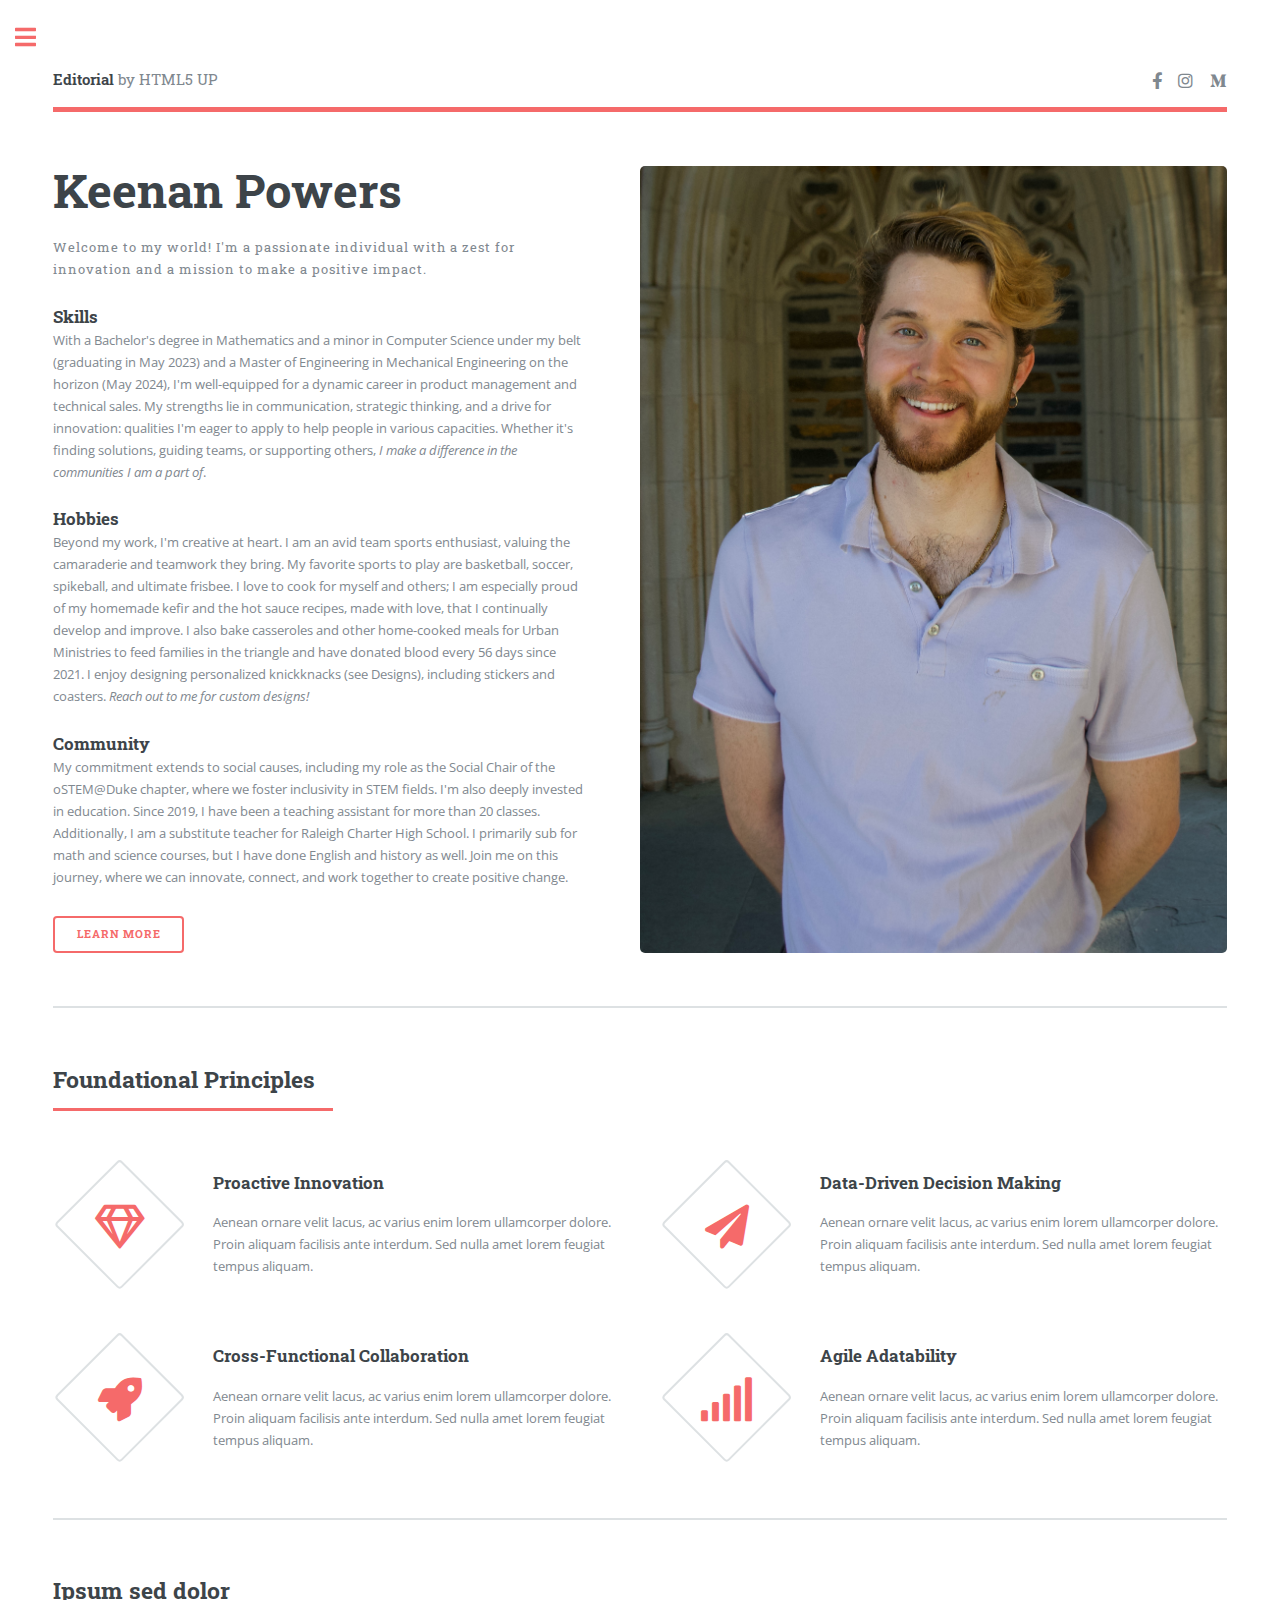
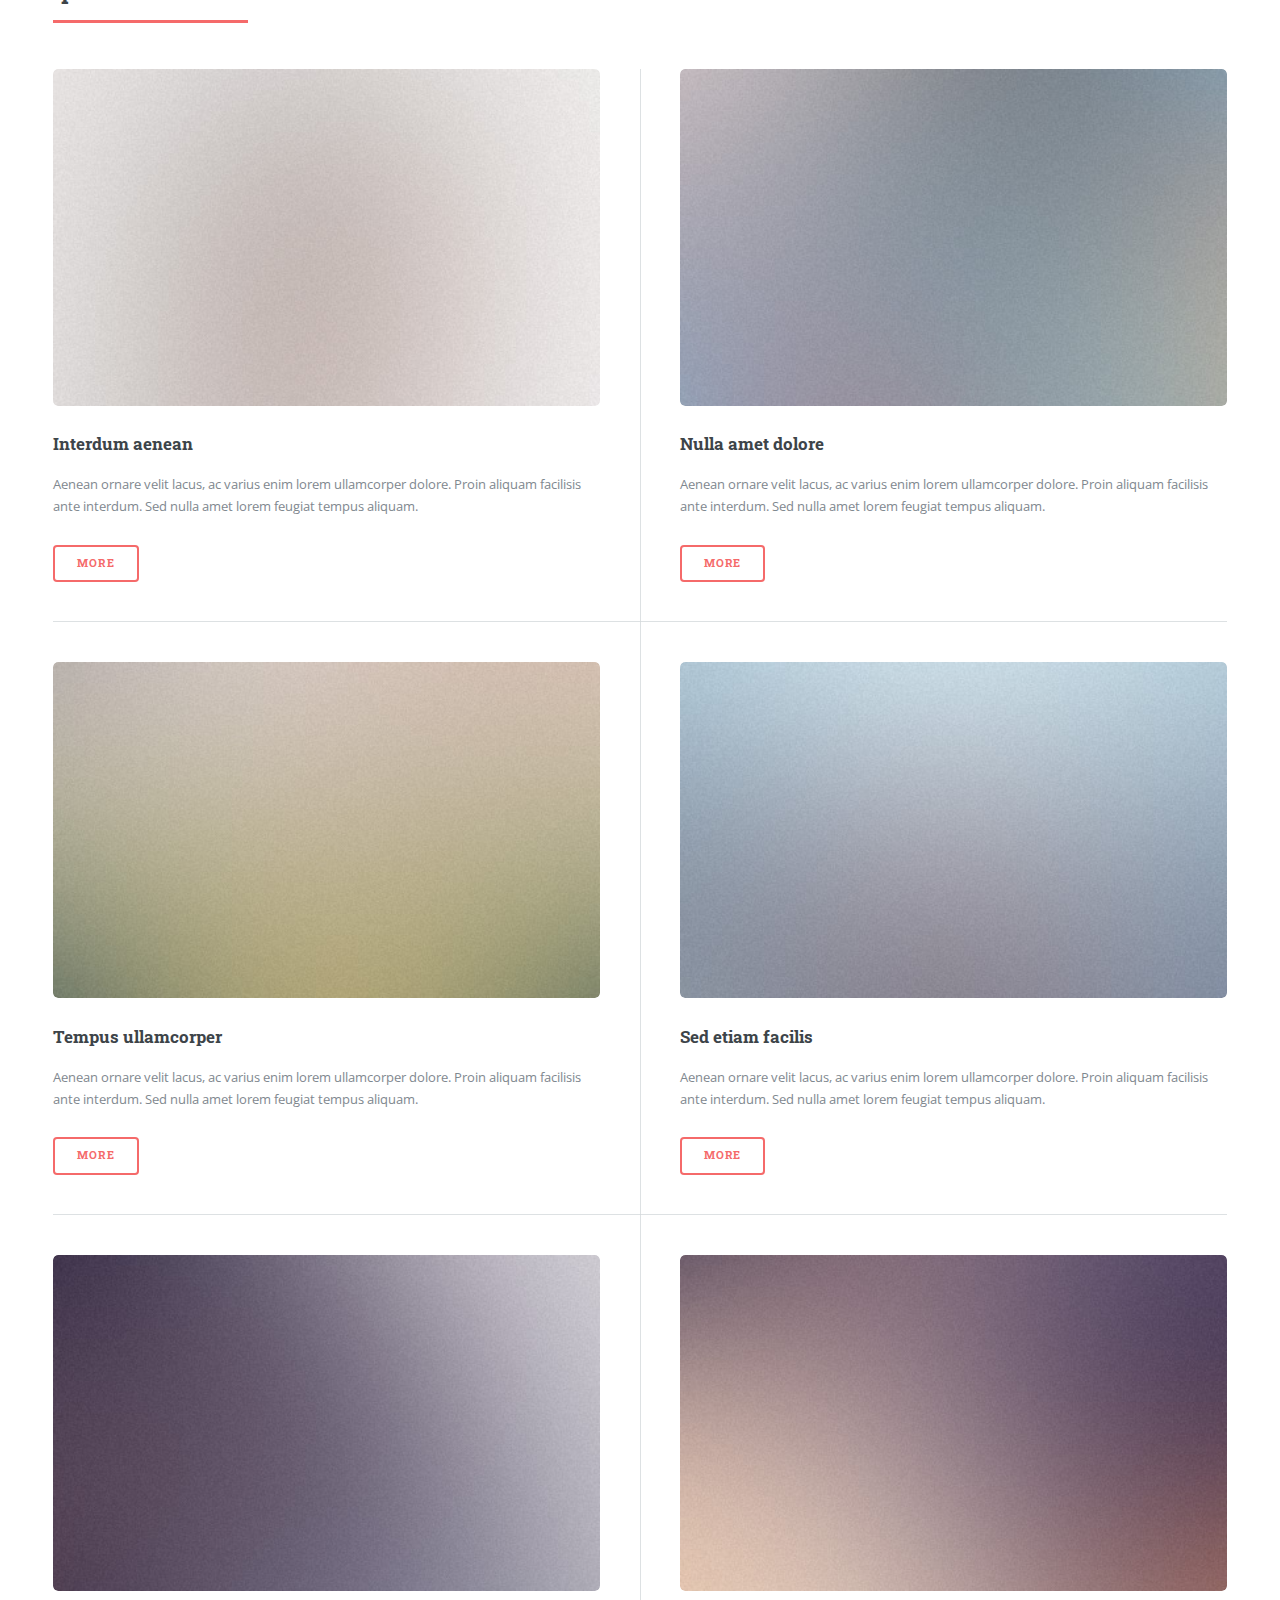
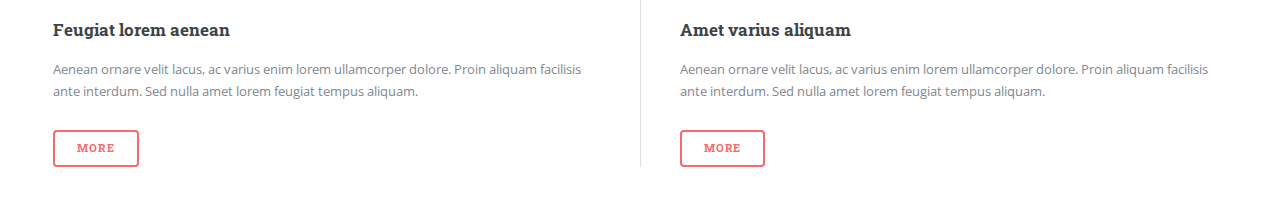
<file: index.html>
<!DOCTYPE HTML>
<!--
	Editorial by HTML5 UP
	html5up.net | @ajlkn
	Free for personal and commercial use under the CCA 3.0 license (html5up.net/license)
-->
<html>
	<head>
		<title>Editorial by HTML5 UP</title>
		<meta charset="utf-8" />
		<meta name="viewport" content="width=device-width, initial-scale=1, user-scalable=no" />
		<link rel="stylesheet" href="assets/css/main.css" />
	</head>
	<body class="is-preload">

		<!-- Wrapper -->
			<div id="wrapper">

				<!-- Main -->
					<div id="main">
						<div class="inner">

							<!-- Header -->
								<header id="header">
									<a href="index.html" class="logo"><strong>Editorial</strong> by HTML5 UP</a>
									<ul class="icons">
										<li><a href="#" class="icon brands fa-facebook-f"><span class="label">Facebook</span></a></li> <!--TODO Add Facebook -->
										<li><a href="https://www.instagram.com/kpow2000/" class="icon brands fa-instagram"><span class="label">Instagram</span></a></li>
										<li><a href="#" class="icon brands fa-medium-m"><span class="label">Medium</span></a></li>
									</ul>
								</header>

							<!-- Banner -->
								<section id="banner">
									<div class="content">
										<header>
											<h1>Keenan Powers<br />
											</h1>
											<P>Welcome to my world! I'm a passionate individual with a zest for innovation and a mission to make a positive impact.  </P>
										</header>
										<h7> Skills </h7>
										<P> With a Bachelor's degree in Mathematics and a minor in Computer Science under my belt (graduating in May 2023) and a Master of Engineering in Mechanical Engineering on the horizon (May 2024), I'm well-equipped for a dynamic career in product management and technical sales. My strengths lie in communication, strategic thinking, and a drive for innovation: qualities I'm eager to apply to help people in various capacities. Whether it's finding solutions, guiding teams, or supporting others, <em>I make a difference in the communities I am a part of</em>.
										</P>
										<h7> Hobbies </h7>
										<P>
											Beyond my work, I'm creative at heart. I am an avid team sports enthusiast, valuing the camaraderie and teamwork they bring. My favorite sports to play are basketball, soccer, spikeball, and ultimate frisbee. I love to cook for myself and others; I am especially proud of my homemade kefir and the hot sauce recipes, made with love, that I continually develop and improve.  I also bake casseroles and other home-cooked meals for Urban Ministries to feed families in the triangle and have donated blood every 56 days since 2021. I enjoy designing personalized knickknacks (see Designs), including stickers and coasters. <em>Reach out to me for custom designs!</em>
										</P>
										<h7> Community </h7>
										<P>
											My commitment extends to social causes, including my role as the Social Chair of the oSTEM@Duke chapter, where we foster inclusivity in STEM fields. I'm also deeply invested in education. Since 2019, I have been a teaching assistant for more than 20 classes. Additionally, I am a substitute teacher for Raleigh Charter High School. I primarily sub for math and science courses, but I have done English and history as well. Join me on this journey, where we can innovate, connect, and work together to create positive change.
										</P>
										<ul class="actions">
											<li><a href="Keenan_Powers_Resume.html" class="button big">Learn More</a></li>
										</ul>
									</div>
									<span class="image object">
										<img src="images/Keenan-Headshot.jpg" alt="Professional Headshot of Keenan" />
									</span>
								</section>

							<!-- Section -->
								<section>
									<header class="major">
										<h2>Foundational Principles</h2>
									</header>
									<div class="features">
										<article>
											<span class="icon fa-gem"></span>
											<div class="content">
												<h3>Proactive Innovation</h3>
												<p>Aenean ornare velit lacus, ac varius enim lorem ullamcorper dolore. Proin aliquam facilisis ante interdum. Sed nulla amet lorem feugiat tempus aliquam.</p>
											</div>
										</article>
										<article>
											<span class="icon solid fa-paper-plane"></span>
											<div class="content">
												<h3>Data-Driven Decision Making</h3>
												<p>Aenean ornare velit lacus, ac varius enim lorem ullamcorper dolore. Proin aliquam facilisis ante interdum. Sed nulla amet lorem feugiat tempus aliquam.</p>
											</div>
										</article>
										<article>
											<span class="icon solid fa-rocket"></span>
											<div class="content">
												<h3>Cross-Functional Collaboration</h3>
												<p>Aenean ornare velit lacus, ac varius enim lorem ullamcorper dolore. Proin aliquam facilisis ante interdum. Sed nulla amet lorem feugiat tempus aliquam.</p>
											</div>
										</article>
										<article>
											<span class="icon solid fa-signal"></span>
											<div class="content">
												<h3>Agile Adatability</h3>
												<p>Aenean ornare velit lacus, ac varius enim lorem ullamcorper dolore. Proin aliquam facilisis ante interdum. Sed nulla amet lorem feugiat tempus aliquam.</p>
											</div>
										</article>
									</div>
								</section>

							<!-- Section -->
								<section>
									<header class="major">
										<h2>Ipsum sed dolor</h2>
									</header>
									<div class="posts">
										<article>
											<a href="#" class="image"><img src="images/pic01.jpg" alt="" /></a>
											<h3>Interdum aenean</h3>
											<p>Aenean ornare velit lacus, ac varius enim lorem ullamcorper dolore. Proin aliquam facilisis ante interdum. Sed nulla amet lorem feugiat tempus aliquam.</p>
											<ul class="actions">
												<li><a href="#" class="button">More</a></li>
											</ul>
										</article>
										<article>
											<a href="#" class="image"><img src="images/pic02.jpg" alt="" /></a>
											<h3>Nulla amet dolore</h3>
											<p>Aenean ornare velit lacus, ac varius enim lorem ullamcorper dolore. Proin aliquam facilisis ante interdum. Sed nulla amet lorem feugiat tempus aliquam.</p>
											<ul class="actions">
												<li><a href="#" class="button">More</a></li>
											</ul>
										</article>
										<article>
											<a href="#" class="image"><img src="images/pic03.jpg" alt="" /></a>
											<h3>Tempus ullamcorper</h3>
											<p>Aenean ornare velit lacus, ac varius enim lorem ullamcorper dolore. Proin aliquam facilisis ante interdum. Sed nulla amet lorem feugiat tempus aliquam.</p>
											<ul class="actions">
												<li><a href="#" class="button">More</a></li>
											</ul>
										</article>
										<article>
											<a href="#" class="image"><img src="images/pic04.jpg" alt="" /></a>
											<h3>Sed etiam facilis</h3>
											<p>Aenean ornare velit lacus, ac varius enim lorem ullamcorper dolore. Proin aliquam facilisis ante interdum. Sed nulla amet lorem feugiat tempus aliquam.</p>
											<ul class="actions">
												<li><a href="#" class="button">More</a></li>
											</ul>
										</article>
										<article>
											<a href="#" class="image"><img src="images/pic05.jpg" alt="" /></a>
											<h3>Feugiat lorem aenean</h3>
											<p>Aenean ornare velit lacus, ac varius enim lorem ullamcorper dolore. Proin aliquam facilisis ante interdum. Sed nulla amet lorem feugiat tempus aliquam.</p>
											<ul class="actions">
												<li><a href="#" class="button">More</a></li>
											</ul>
										</article>
										<article>
											<a href="#" class="image"><img src="images/pic06.jpg" alt="" /></a>
											<h3>Amet varius aliquam</h3>
											<p>Aenean ornare velit lacus, ac varius enim lorem ullamcorper dolore. Proin aliquam facilisis ante interdum. Sed nulla amet lorem feugiat tempus aliquam.</p>
											<ul class="actions">
												<li><a href="#" class="button">More</a></li>
											</ul>
										</article>
									</div>
								</section>

						</div>
					</div>

				<!-- Sidebar -->
					<div id="sidebar">
						<div class="inner">

							<!-- Search -->
								<section id="search" class="alt">
									<form method="post" action="#">
										<input type="text" name="query" id="query" placeholder="Search" />
									</form>
								</section>

							<!-- Menu -->
								<nav id="menu"> 
									<header class="major">
										<h2>Menu</h2>
									</header>
									<ul>
										<li><a href="index.html">Homepage</a></li>
										<li><a href="Keenan_Powers_Resume.html">Resume</a></li>
										
							
										<li>
											<span class="opener">Custom Designs</span>
											<ul>
												<li><a href="#">Wedding Collection</a></li>
												<li><a href="#">Pride Collection</a></li>
												<li><a href="#">Entrepreneur Collection</a></li>
												<li><a href="#">Other</a></li>
											</ul>
										</li>
										<li>
										<span class="opener">Letters of Outstanding Performance</span>
											<ul>
												<li><a href="#"><em>Rebecca Branch</em> 
													<!--I want an newline than the next text in smaller letters italicized-->
													<br><small>EPA NVFEL Intern Coordinator</small></a></li>
												<li><a href="#"><em>Peggy Matson</em> 
													<br><small>Executive in Residence, Pratt School of Engineering</small></a></li>
												<li><a href="#"><em> Hubert Bray</em>
													<br><small>Director of Undergraduate Studies, Duke University</small></a></li>
											</ul>
										</li>
										<li><a href="generic.html">Generic</a></li>
										<li><a href="elements.html">Elements</a></li>
										<li><a href="#">Adipiscing</a></li>
										<li><a href="maximus-erat.html">Maximus-Erat</a></li>
										<li><a href="#">Sapien Mauris</a></li>
										<li><a href="#">Amet Lacinia</a></li>
									</ul>
								</nav>
							<!-- I took out a section here-->
							<!-- Section -->
								<section>
									<header class="major">
										<h2>Get in touch</h2>
									</header>
									<p>To order custom prints, please send an email with the subject line "Powers Designs Inquiry." For other job inquiries, please call and leave a message.</p>
									<p>Apologies for the eccentric formatting, it is to avoid spam. Thank you for your understanding.</p>

									<ul class="contact">

										<li class="icon solid fa-envelope"><a href="#">keenan D0T f D0T powers 27 AT gmail</a></li>
										<li class="icon solid fa-phone">Nine 0ne Nine Three Zero Six Nine Three 0ne Nine</li>
									</ul>
								</section>

							<!-- Footer -->
								<footer id="footer">
									<p class="copyright">&copy; Untitled. All rights reserved. Demo Images: <a href="https://unsplash.com">Unsplash</a>. Design: <a href="https://html5up.net">HTML5 UP</a>.</p>
								</footer>

						</div>
					</div>

			</div>

		<!-- Scripts -->
		<!--DO NOT TOUCH-->
			<script src="assets/js/jquery.min.js"></script>
			<script src="assets/js/browser.min.js"></script>
			<script src="assets/js/breakpoints.min.js"></script>
			<script src="assets/js/util.js"></script>
			<script src="assets/js/main.js"></script>

	</body>
</html>
</file>
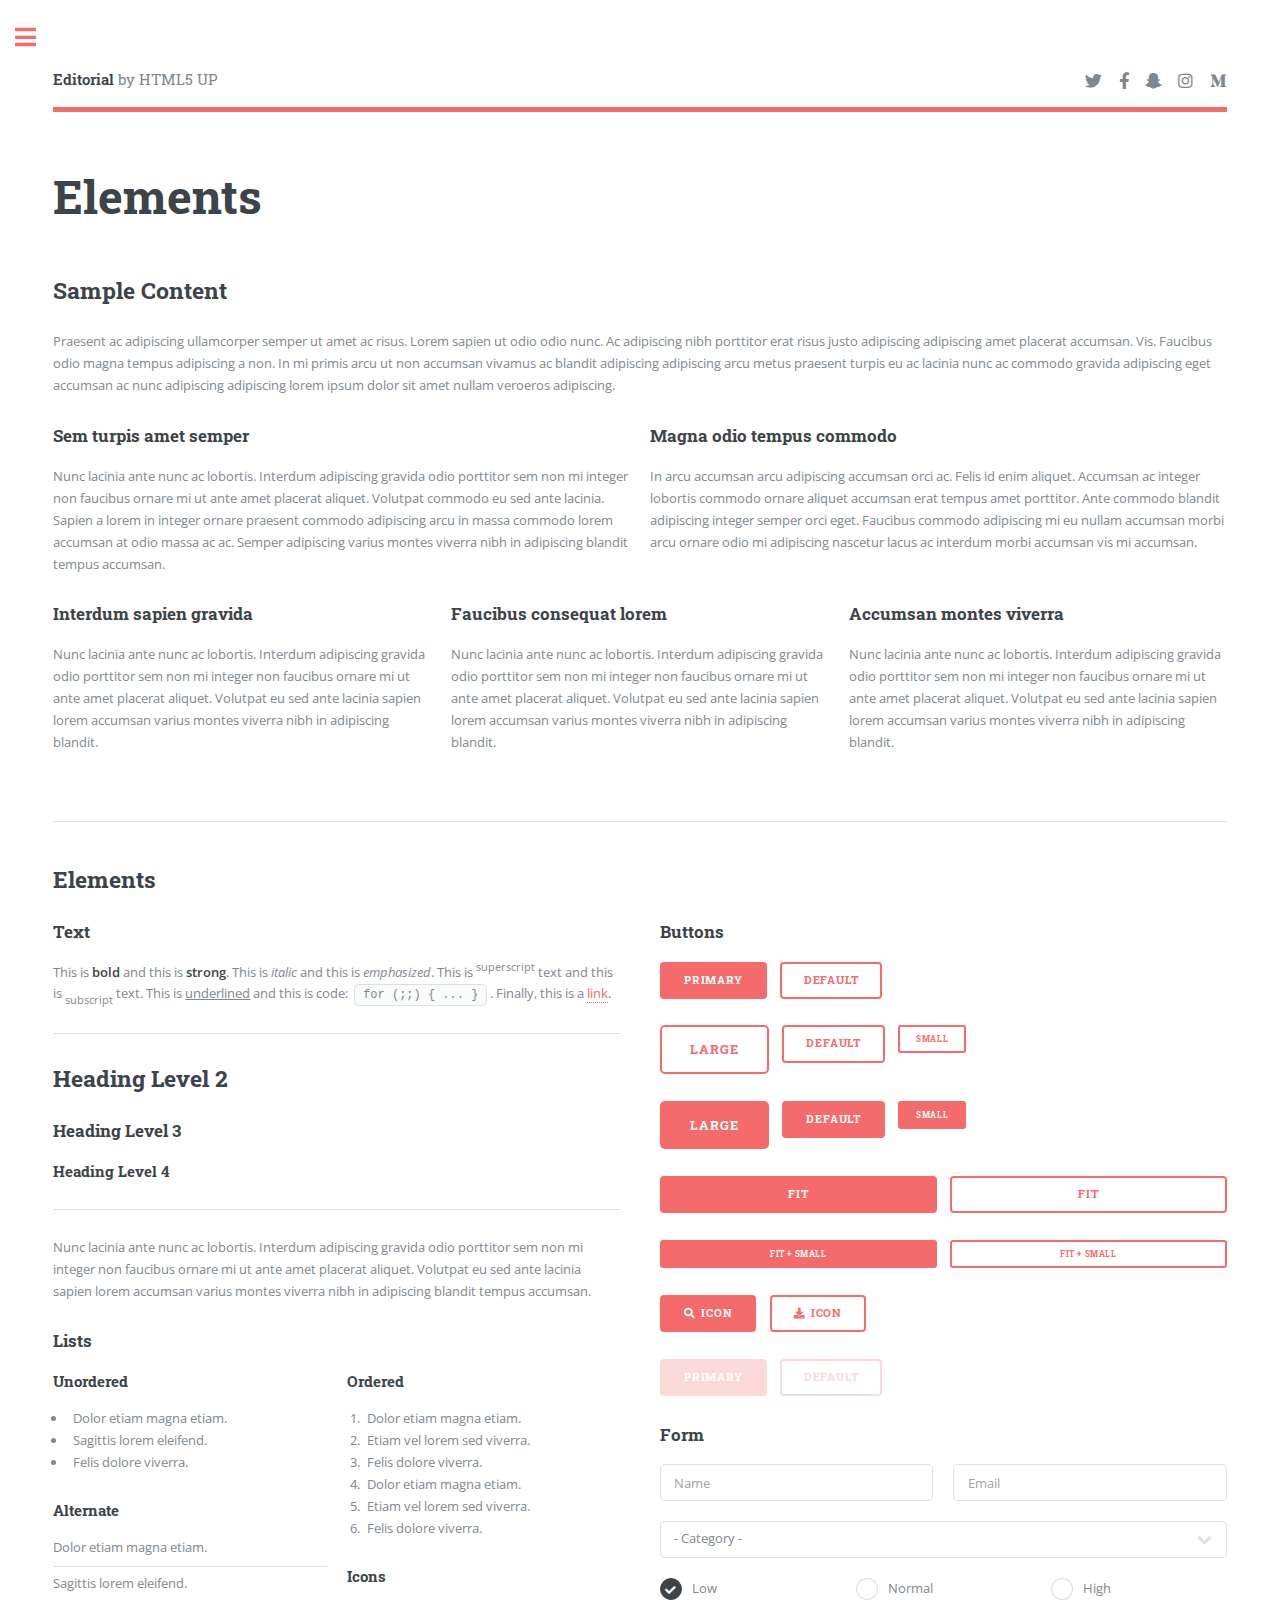
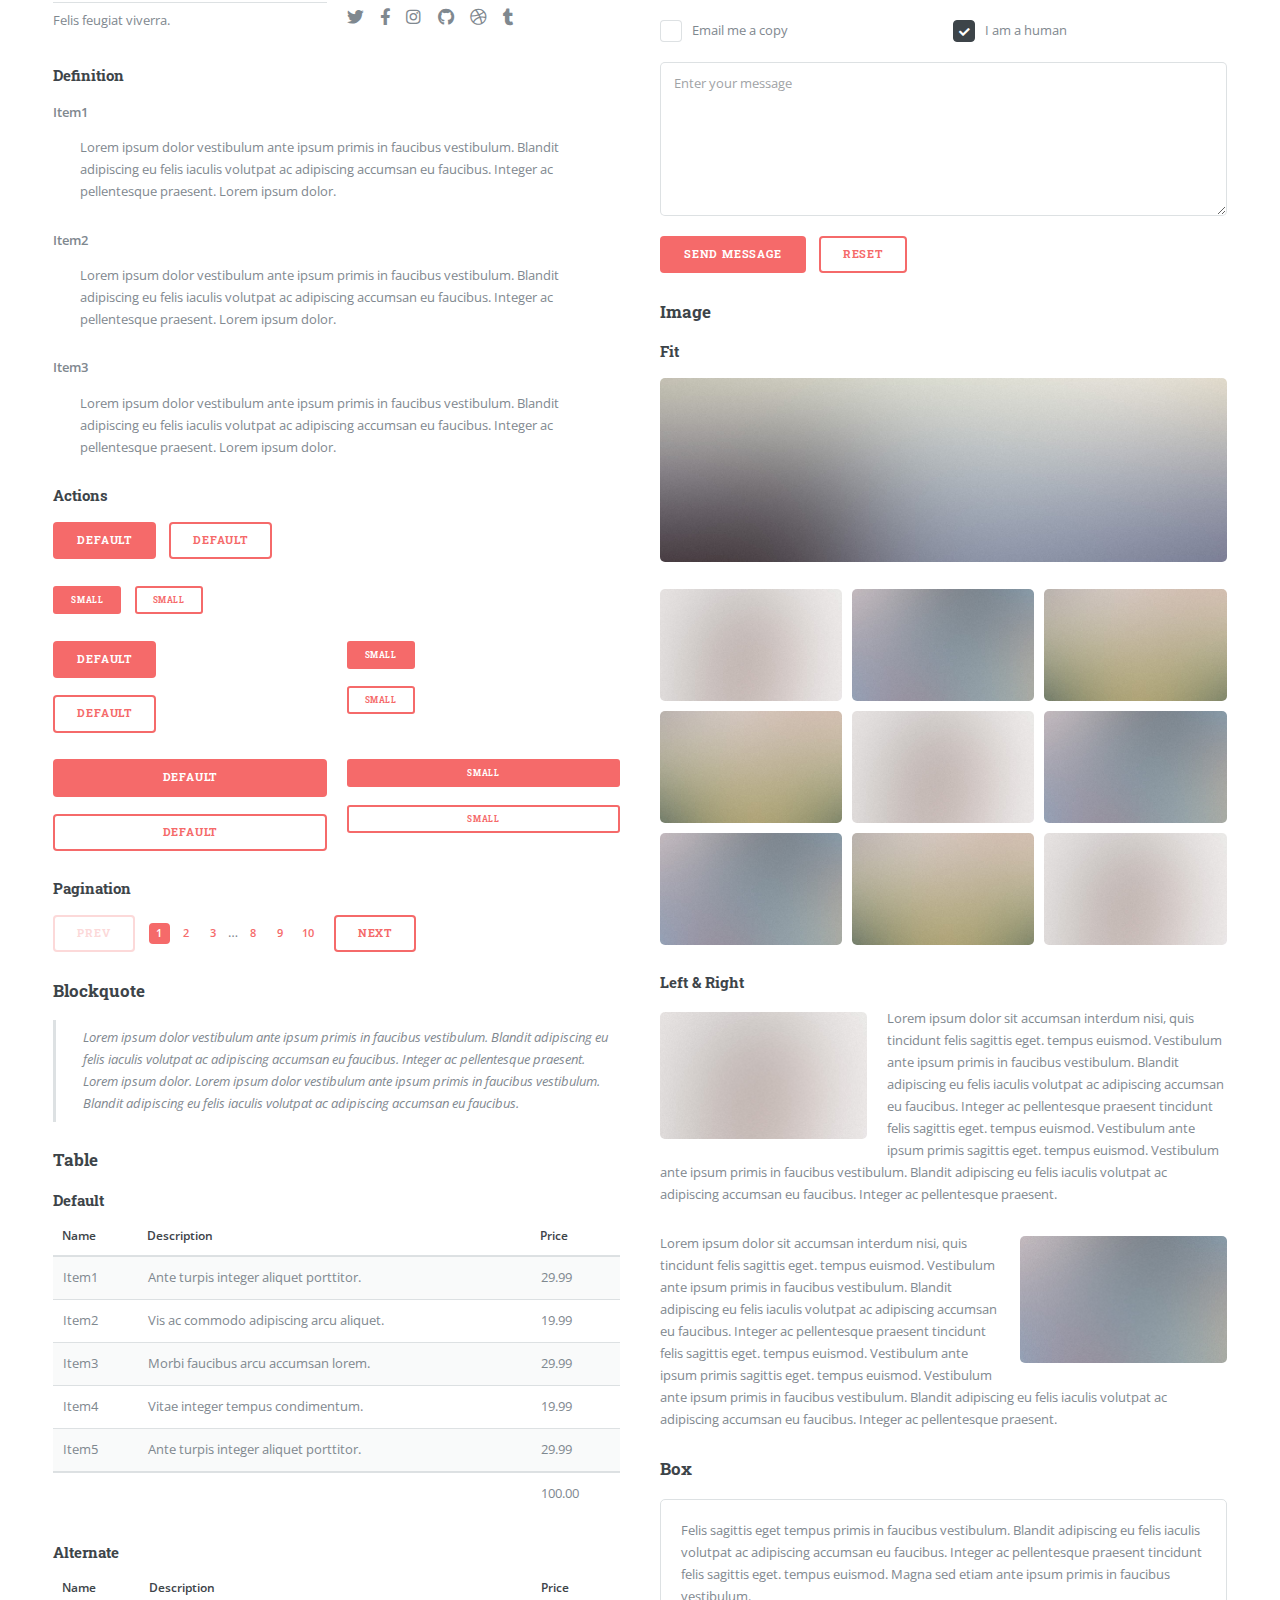
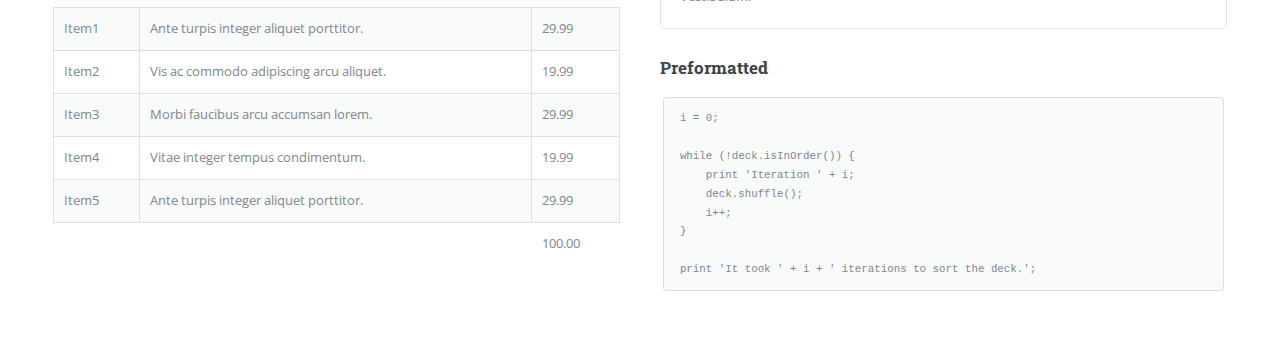
<file: elements.html>
<!DOCTYPE HTML>
<!--
	Editorial by HTML5 UP
	html5up.net | @ajlkn
	Free for personal and commercial use under the CCA 3.0 license (html5up.net/license)
-->
<html>
	<head>
		<title>Elements - Editorial by HTML5 UP</title>
		<meta charset="utf-8" />
		<meta name="viewport" content="width=device-width, initial-scale=1, user-scalable=no" />
		<link rel="stylesheet" href="assets/css/main.css" />
	</head>
	<body class="is-preload">

		<!-- Wrapper -->
			<div id="wrapper">

				<!-- Main -->
					<div id="main">
						<div class="inner">

							<!-- Header -->
								<header id="header">
									<a href="index.html" class="logo"><strong>Editorial</strong> by HTML5 UP</a>
									<ul class="icons">
										<li><a href="#" class="icon brands fa-twitter"><span class="label">Twitter</span></a></li>
										<li><a href="#" class="icon brands fa-facebook-f"><span class="label">Facebook</span></a></li>
										<li><a href="#" class="icon brands fa-snapchat-ghost"><span class="label">Snapchat</span></a></li>
										<li><a href="#" class="icon brands fa-instagram"><span class="label">Instagram</span></a></li>
										<li><a href="#" class="icon brands fa-medium-m"><span class="label">Medium</span></a></li>
									</ul>
								</header>

							<!-- Content -->
								<section>
									<header class="main">
										<h1>Elements</h1>
									</header>

									<!-- Content -->
										<h2 id="content">Sample Content</h2>
										<p>Praesent ac adipiscing ullamcorper semper ut amet ac risus. Lorem sapien ut odio odio nunc. Ac adipiscing nibh porttitor erat risus justo adipiscing adipiscing amet placerat accumsan. Vis. Faucibus odio magna tempus adipiscing a non. In mi primis arcu ut non accumsan vivamus ac blandit adipiscing adipiscing arcu metus praesent turpis eu ac lacinia nunc ac commodo gravida adipiscing eget accumsan ac nunc adipiscing adipiscing lorem ipsum dolor sit amet nullam veroeros adipiscing.</p>
										<div class="row">
											<div class="col-6 col-12-small">
												<h3>Sem turpis amet semper</h3>
												<p>Nunc lacinia ante nunc ac lobortis. Interdum adipiscing gravida odio porttitor sem non mi integer non faucibus ornare mi ut ante amet placerat aliquet. Volutpat commodo eu sed ante lacinia. Sapien a lorem in integer ornare praesent commodo adipiscing arcu in massa commodo lorem accumsan at odio massa ac ac. Semper adipiscing varius montes viverra nibh in adipiscing blandit tempus accumsan.</p>
											</div>
											<div class="col-6 col-12-small">
												<h3>Magna odio tempus commodo</h3>
												<p>In arcu accumsan arcu adipiscing accumsan orci ac. Felis id enim aliquet. Accumsan ac integer lobortis commodo ornare aliquet accumsan erat tempus amet porttitor. Ante commodo blandit adipiscing integer semper orci eget. Faucibus commodo adipiscing mi eu nullam accumsan morbi arcu ornare odio mi adipiscing nascetur lacus ac interdum morbi accumsan vis mi accumsan.</p>
											</div>
											<!-- Break -->
											<div class="col-4 col-12-medium">
												<h3>Interdum sapien gravida</h3>
												<p>Nunc lacinia ante nunc ac lobortis. Interdum adipiscing gravida odio porttitor sem non mi integer non faucibus ornare mi ut ante amet placerat aliquet. Volutpat eu sed ante lacinia sapien lorem accumsan varius montes viverra nibh in adipiscing blandit.</p>
											</div>
											<div class="col-4 col-12-medium">
												<h3>Faucibus consequat lorem</h3>
												<p>Nunc lacinia ante nunc ac lobortis. Interdum adipiscing gravida odio porttitor sem non mi integer non faucibus ornare mi ut ante amet placerat aliquet. Volutpat eu sed ante lacinia sapien lorem accumsan varius montes viverra nibh in adipiscing blandit.</p>
											</div>
											<div class="col-4 col-12-medium">
												<h3>Accumsan montes viverra</h3>
												<p>Nunc lacinia ante nunc ac lobortis. Interdum adipiscing gravida odio porttitor sem non mi integer non faucibus ornare mi ut ante amet placerat aliquet. Volutpat eu sed ante lacinia sapien lorem accumsan varius montes viverra nibh in adipiscing blandit.</p>
											</div>
										</div>

									<hr class="major" />

									<!-- Elements -->
										<h2 id="elements">Elements</h2>
										<div class="row gtr-200">
											<div class="col-6 col-12-medium">

												<!-- Text stuff -->
													<h3>Text</h3>
													<p>This is <b>bold</b> and this is <strong>strong</strong>. This is <i>italic</i> and this is <em>emphasized</em>.
													This is <sup>superscript</sup> text and this is <sub>subscript</sub> text.
													This is <u>underlined</u> and this is code: <code>for (;;) { ... }</code>.
													Finally, this is a <a href="#">link</a>.</p>
													<hr />
													<h2>Heading Level 2</h2>
													<h3>Heading Level 3</h3>
													<h4>Heading Level 4</h4>
													<hr />
													<p>Nunc lacinia ante nunc ac lobortis. Interdum adipiscing gravida odio porttitor sem non mi integer non faucibus ornare mi ut ante amet placerat aliquet. Volutpat eu sed ante lacinia sapien lorem accumsan varius montes viverra nibh in adipiscing blandit tempus accumsan.</p>

												<!-- Lists -->
													<h3>Lists</h3>
													<div class="row">
														<div class="col-6 col-12-small">

															<h4>Unordered</h4>
															<ul>
																<li>Dolor etiam magna etiam.</li>
																<li>Sagittis lorem eleifend.</li>
																<li>Felis dolore viverra.</li>
															</ul>

															<h4>Alternate</h4>
															<ul class="alt">
																<li>Dolor etiam magna etiam.</li>
																<li>Sagittis lorem eleifend.</li>
																<li>Felis feugiat viverra.</li>
															</ul>

														</div>
														<div class="col-6 col-12-small">

															<h4>Ordered</h4>
															<ol>
																<li>Dolor etiam magna etiam.</li>
																<li>Etiam vel lorem sed viverra.</li>
																<li>Felis dolore viverra.</li>
																<li>Dolor etiam magna etiam.</li>
																<li>Etiam vel lorem sed viverra.</li>
																<li>Felis dolore viverra.</li>
															</ol>

															<h4>Icons</h4>
															<ul class="icons">
																<li><a href="#" class="icon brands fa-twitter"><span class="label">Twitter</span></a></li>
																<li><a href="#" class="icon brands fa-facebook-f"><span class="label">Facebook</span></a></li>
																<li><a href="#" class="icon brands fa-instagram"><span class="label">Instagram</span></a></li>
																<li><a href="#" class="icon brands fa-github"><span class="label">Github</span></a></li>
																<li><a href="#" class="icon brands fa-dribbble"><span class="label">Dribbble</span></a></li>
																<li><a href="#" class="icon brands fa-tumblr"><span class="label">Tumblr</span></a></li>
															</ul>

														</div>
													</div>
													<h4>Definition</h4>
													<dl>
														<dt>Item1</dt>
														<dd>
															<p>Lorem ipsum dolor vestibulum ante ipsum primis in faucibus vestibulum. Blandit adipiscing eu felis iaculis volutpat ac adipiscing accumsan eu faucibus. Integer ac pellentesque praesent. Lorem ipsum dolor.</p>
														</dd>
														<dt>Item2</dt>
														<dd>
															<p>Lorem ipsum dolor vestibulum ante ipsum primis in faucibus vestibulum. Blandit adipiscing eu felis iaculis volutpat ac adipiscing accumsan eu faucibus. Integer ac pellentesque praesent. Lorem ipsum dolor.</p>
														</dd>
														<dt>Item3</dt>
														<dd>
															<p>Lorem ipsum dolor vestibulum ante ipsum primis in faucibus vestibulum. Blandit adipiscing eu felis iaculis volutpat ac adipiscing accumsan eu faucibus. Integer ac pellentesque praesent. Lorem ipsum dolor.</p>
														</dd>
													</dl>

													<h4>Actions</h4>
													<ul class="actions">
														<li><a href="#" class="button primary">Default</a></li>
														<li><a href="#" class="button">Default</a></li>
													</ul>
													<ul class="actions small">
														<li><a href="#" class="button primary small">Small</a></li>
														<li><a href="#" class="button small">Small</a></li>
													</ul>
													<div class="row">
														<div class="col-6 col-12-small">
															<ul class="actions stacked">
																<li><a href="#" class="button primary">Default</a></li>
																<li><a href="#" class="button">Default</a></li>
															</ul>
														</div>
														<div class="col-6 col-12-small">
															<ul class="actions stacked">
																<li><a href="#" class="button primary small">Small</a></li>
																<li><a href="#" class="button small">Small</a></li>
															</ul>
														</div>
														<div class="col-6 col-12-small">
															<ul class="actions stacked">
																<li><a href="#" class="button primary fit">Default</a></li>
																<li><a href="#" class="button fit">Default</a></li>
															</ul>
														</div>
														<div class="col-6 col-12-small">
															<ul class="actions stacked">
																<li><a href="#" class="button primary small fit">Small</a></li>
																<li><a href="#" class="button small fit">Small</a></li>
															</ul>
														</div>
													</div>

													<h4>Pagination</h4>
													<ul class="pagination">
														<li><span class="button disabled">Prev</span></li>
														<li><a href="#" class="page active">1</a></li>
														<li><a href="#" class="page">2</a></li>
														<li><a href="#" class="page">3</a></li>
														<li><span>&hellip;</span></li>
														<li><a href="#" class="page">8</a></li>
														<li><a href="#" class="page">9</a></li>
														<li><a href="#" class="page">10</a></li>
														<li><a href="#" class="button">Next</a></li>
													</ul>

												<!-- Blockquote -->
													<h3>Blockquote</h3>
													<blockquote>Lorem ipsum dolor vestibulum ante ipsum primis in faucibus vestibulum. Blandit adipiscing eu felis iaculis volutpat ac adipiscing accumsan eu faucibus. Integer ac pellentesque praesent. Lorem ipsum dolor. Lorem ipsum dolor vestibulum ante ipsum primis in faucibus vestibulum. Blandit adipiscing eu felis iaculis volutpat ac adipiscing accumsan eu faucibus.</blockquote>

												<!-- Table -->
													<h3>Table</h3>

													<h4>Default</h4>
													<div class="table-wrapper">
														<table>
															<thead>
																<tr>
																	<th>Name</th>
																	<th>Description</th>
																	<th>Price</th>
																</tr>
															</thead>
															<tbody>
																<tr>
																	<td>Item1</td>
																	<td>Ante turpis integer aliquet porttitor.</td>
																	<td>29.99</td>
																</tr>
																<tr>
																	<td>Item2</td>
																	<td>Vis ac commodo adipiscing arcu aliquet.</td>
																	<td>19.99</td>
																</tr>
																<tr>
																	<td>Item3</td>
																	<td> Morbi faucibus arcu accumsan lorem.</td>
																	<td>29.99</td>
																</tr>
																<tr>
																	<td>Item4</td>
																	<td>Vitae integer tempus condimentum.</td>
																	<td>19.99</td>
																</tr>
																<tr>
																	<td>Item5</td>
																	<td>Ante turpis integer aliquet porttitor.</td>
																	<td>29.99</td>
																</tr>
															</tbody>
															<tfoot>
																<tr>
																	<td colspan="2"></td>
																	<td>100.00</td>
																</tr>
															</tfoot>
														</table>
													</div>

													<h4>Alternate</h4>
													<div class="table-wrapper">
														<table class="alt">
															<thead>
																<tr>
																	<th>Name</th>
																	<th>Description</th>
																	<th>Price</th>
																</tr>
															</thead>
															<tbody>
																<tr>
																	<td>Item1</td>
																	<td>Ante turpis integer aliquet porttitor.</td>
																	<td>29.99</td>
																</tr>
																<tr>
																	<td>Item2</td>
																	<td>Vis ac commodo adipiscing arcu aliquet.</td>
																	<td>19.99</td>
																</tr>
																<tr>
																	<td>Item3</td>
																	<td> Morbi faucibus arcu accumsan lorem.</td>
																	<td>29.99</td>
																</tr>
																<tr>
																	<td>Item4</td>
																	<td>Vitae integer tempus condimentum.</td>
																	<td>19.99</td>
																</tr>
																<tr>
																	<td>Item5</td>
																	<td>Ante turpis integer aliquet porttitor.</td>
																	<td>29.99</td>
																</tr>
															</tbody>
															<tfoot>
																<tr>
																	<td colspan="2"></td>
																	<td>100.00</td>
																</tr>
															</tfoot>
														</table>
													</div>

											</div>
											<div class="col-6 col-12-medium">

												<!-- Buttons -->
													<h3>Buttons</h3>
													<ul class="actions">
														<li><a href="#" class="button primary">Primary</a></li>
														<li><a href="#" class="button">Default</a></li>
													</ul>
													<ul class="actions">
														<li><a href="#" class="button large">Large</a></li>
														<li><a href="#" class="button">Default</a></li>
														<li><a href="#" class="button small">Small</a></li>
													</ul>
													<ul class="actions">
														<li><a href="#" class="button primary large">Large</a></li>
														<li><a href="#" class="button primary">Default</a></li>
														<li><a href="#" class="button primary small">Small</a></li>
													</ul>
													<ul class="actions fit">
														<li><a href="#" class="button primary fit">Fit</a></li>
														<li><a href="#" class="button fit">Fit</a></li>
													</ul>
													<ul class="actions fit small">
														<li><a href="#" class="button primary fit small">Fit + Small</a></li>
														<li><a href="#" class="button fit small">Fit + Small</a></li>
													</ul>
													<ul class="actions">
														<li><a href="#" class="button primary icon solid fa-search">Icon</a></li>
														<li><a href="#" class="button icon solid fa-download">Icon</a></li>
													</ul>
													<ul class="actions">
														<li><span class="button primary disabled">Primary</span></li>
														<li><span class="button disabled">Default</span></li>
													</ul>

												<!-- Form -->
													<h3>Form</h3>

													<form method="post" action="#">
														<div class="row gtr-uniform">
															<div class="col-6 col-12-xsmall">
																<input type="text" name="demo-name" id="demo-name" value="" placeholder="Name" />
															</div>
															<div class="col-6 col-12-xsmall">
																<input type="email" name="demo-email" id="demo-email" value="" placeholder="Email" />
															</div>
															<!-- Break -->
															<div class="col-12">
																<select name="demo-category" id="demo-category">
																	<option value="">- Category -</option>
																	<option value="1">Manufacturing</option>
																	<option value="1">Shipping</option>
																	<option value="1">Administration</option>
																	<option value="1">Human Resources</option>
																</select>
															</div>
															<!-- Break -->
															<div class="col-4 col-12-small">
																<input type="radio" id="demo-priority-low" name="demo-priority" checked>
																<label for="demo-priority-low">Low</label>
															</div>
															<div class="col-4 col-12-small">
																<input type="radio" id="demo-priority-normal" name="demo-priority">
																<label for="demo-priority-normal">Normal</label>
															</div>
															<div class="col-4 col-12-small">
																<input type="radio" id="demo-priority-high" name="demo-priority">
																<label for="demo-priority-high">High</label>
															</div>
															<!-- Break -->
															<div class="col-6 col-12-small">
																<input type="checkbox" id="demo-copy" name="demo-copy">
																<label for="demo-copy">Email me a copy</label>
															</div>
															<div class="col-6 col-12-small">
																<input type="checkbox" id="demo-human" name="demo-human" checked>
																<label for="demo-human">I am a human</label>
															</div>
															<!-- Break -->
															<div class="col-12">
																<textarea name="demo-message" id="demo-message" placeholder="Enter your message" rows="6"></textarea>
															</div>
															<!-- Break -->
															<div class="col-12">
																<ul class="actions">
																	<li><input type="submit" value="Send Message" class="primary" /></li>
																	<li><input type="reset" value="Reset" /></li>
																</ul>
															</div>
														</div>
													</form>

												<!-- Image -->
													<h3>Image</h3>

													<h4>Fit</h4>
													<span class="image fit"><img src="images/pic11.jpg" alt="" /></span>
													<div class="box alt">
														<div class="row gtr-50 gtr-uniform">
															<div class="col-4"><span class="image fit"><img src="images/pic01.jpg" alt="" /></span></div>
															<div class="col-4"><span class="image fit"><img src="images/pic02.jpg" alt="" /></span></div>
															<div class="col-4"><span class="image fit"><img src="images/pic03.jpg" alt="" /></span></div>
															<!-- Break -->
															<div class="col-4"><span class="image fit"><img src="images/pic03.jpg" alt="" /></span></div>
															<div class="col-4"><span class="image fit"><img src="images/pic01.jpg" alt="" /></span></div>
															<div class="col-4"><span class="image fit"><img src="images/pic02.jpg" alt="" /></span></div>
															<!-- Break -->
															<div class="col-4"><span class="image fit"><img src="images/pic02.jpg" alt="" /></span></div>
															<div class="col-4"><span class="image fit"><img src="images/pic03.jpg" alt="" /></span></div>
															<div class="col-4"><span class="image fit"><img src="images/pic01.jpg" alt="" /></span></div>
														</div>
													</div>

													<h4>Left &amp; Right</h4>
													<p><span class="image left"><img src="images/pic01.jpg" alt="" /></span>Lorem ipsum dolor sit accumsan interdum nisi, quis tincidunt felis sagittis eget. tempus euismod. Vestibulum ante ipsum primis in faucibus vestibulum. Blandit adipiscing eu felis iaculis volutpat ac adipiscing accumsan eu faucibus. Integer ac pellentesque praesent tincidunt felis sagittis eget. tempus euismod. Vestibulum ante ipsum primis sagittis eget. tempus euismod. Vestibulum ante ipsum primis in faucibus vestibulum. Blandit adipiscing eu felis iaculis volutpat ac adipiscing accumsan eu faucibus. Integer ac pellentesque praesent.</p>
													<p><span class="image right"><img src="images/pic02.jpg" alt="" /></span>Lorem ipsum dolor sit accumsan interdum nisi, quis tincidunt felis sagittis eget. tempus euismod. Vestibulum ante ipsum primis in faucibus vestibulum. Blandit adipiscing eu felis iaculis volutpat ac adipiscing accumsan eu faucibus. Integer ac pellentesque praesent tincidunt felis sagittis eget. tempus euismod. Vestibulum ante ipsum primis sagittis eget. tempus euismod. Vestibulum ante ipsum primis in faucibus vestibulum. Blandit adipiscing eu felis iaculis volutpat ac adipiscing accumsan eu faucibus. Integer ac pellentesque praesent.</p>

												<!-- Box -->
													<h3>Box</h3>
													<div class="box">
														<p>Felis sagittis eget tempus primis in faucibus vestibulum. Blandit adipiscing eu felis iaculis volutpat ac adipiscing accumsan eu faucibus. Integer ac pellentesque praesent tincidunt felis sagittis eget. tempus euismod. Magna sed etiam ante ipsum primis in faucibus vestibulum.</p>
													</div>

												<!-- Preformatted Code -->
													<h3>Preformatted</h3>
													<pre><code>i = 0;

while (!deck.isInOrder()) {
    print 'Iteration ' + i;
    deck.shuffle();
    i++;
}

print 'It took ' + i + ' iterations to sort the deck.';
</code></pre>

											</div>
										</div>

								</section>

						</div>
					</div>

				<!-- Sidebar -->
					<div id="sidebar">
						<div class="inner">

							<!-- Search -->
								<section id="search" class="alt">
									<form method="post" action="#">
										<input type="text" name="query" id="query" placeholder="Search" />
									</form>
								</section>

							<!-- Menu -->
								<nav id="menu">
									<header class="major">
										<h2>Menu</h2>
									</header>
									<ul>
										<li><a href="index.html">Homepage</a></li>
										<li><a href="generic.html">Generic</a></li>
										<li><a href="elements.html">Elements</a></li>
										<li>
											<span class="opener">Submenu</span>
											<ul>
												<li><a href="#">Lorem Dolor</a></li>
												<li><a href="#">Ipsum Adipiscing</a></li>
												<li><a href="#">Tempus Magna</a></li>
												<li><a href="#">Feugiat Veroeros</a></li>
											</ul>
										</li>
										<li><a href="#">Etiam Dolore</a></li>
										<li><a href="#">Adipiscing</a></li>
										<li>
											<span class="opener">Another Submenu</span>
											<ul>
												<li><a href="#">Lorem Dolor</a></li>
												<li><a href="#">Ipsum Adipiscing</a></li>
												<li><a href="#">Tempus Magna</a></li>
												<li><a href="#">Feugiat Veroeros</a></li>
											</ul>
										</li>
										<li><a href="#">Maximus Erat</a></li>
										<li><a href="#">Sapien Mauris</a></li>
										<li><a href="#">Amet Lacinia</a></li>
									</ul>
								</nav>

							<!-- Section -->
								<section>
									<header class="major">
										<h2>Ante interdum</h2>
									</header>
									<div class="mini-posts">
										<article>
											<a href="#" class="image"><img src="images/pic07.jpg" alt="" /></a>
											<p>Aenean ornare velit lacus, ac varius enim lorem ullamcorper dolore aliquam.</p>
										</article>
										<article>
											<a href="#" class="image"><img src="images/pic08.jpg" alt="" /></a>
											<p>Aenean ornare velit lacus, ac varius enim lorem ullamcorper dolore aliquam.</p>
										</article>
										<article>
											<a href="#" class="image"><img src="images/pic09.jpg" alt="" /></a>
											<p>Aenean ornare velit lacus, ac varius enim lorem ullamcorper dolore aliquam.</p>
										</article>
									</div>
									<ul class="actions">
										<li><a href="#" class="button">More</a></li>
									</ul>
								</section>

							<!-- Section -->
								<section>
									<header class="major">
										<h2>Get in touch</h2>
									</header>
									<p>Sed varius enim lorem ullamcorper dolore aliquam aenean ornare velit lacus, ac varius enim lorem ullamcorper dolore. Proin sed aliquam facilisis ante interdum. Sed nulla amet lorem feugiat tempus aliquam.</p>
									<ul class="contact">
										<li class="icon solid fa-envelope"><a href="#">information@untitled.tld</a></li>
										<li class="icon solid fa-phone">(000) 000-0000</li>
										<li class="icon solid fa-home">1234 Somewhere Road #8254<br />
										Nashville, TN 00000-0000</li>
									</ul>
								</section>

							<!-- Footer -->
								<footer id="footer">
									<p class="copyright">&copy; Untitled. All rights reserved. Demo Images: <a href="https://unsplash.com">Unsplash</a>. Design: <a href="https://html5up.net">HTML5 UP</a>.</p>
								</footer>

						</div>
					</div>

			</div>

		<!-- Scripts -->
			<script src="assets/js/jquery.min.js"></script>
			<script src="assets/js/browser.min.js"></script>
			<script src="assets/js/breakpoints.min.js"></script>
			<script src="assets/js/util.js"></script>
			<script src="assets/js/main.js"></script>

	</body>
</html>
</file>
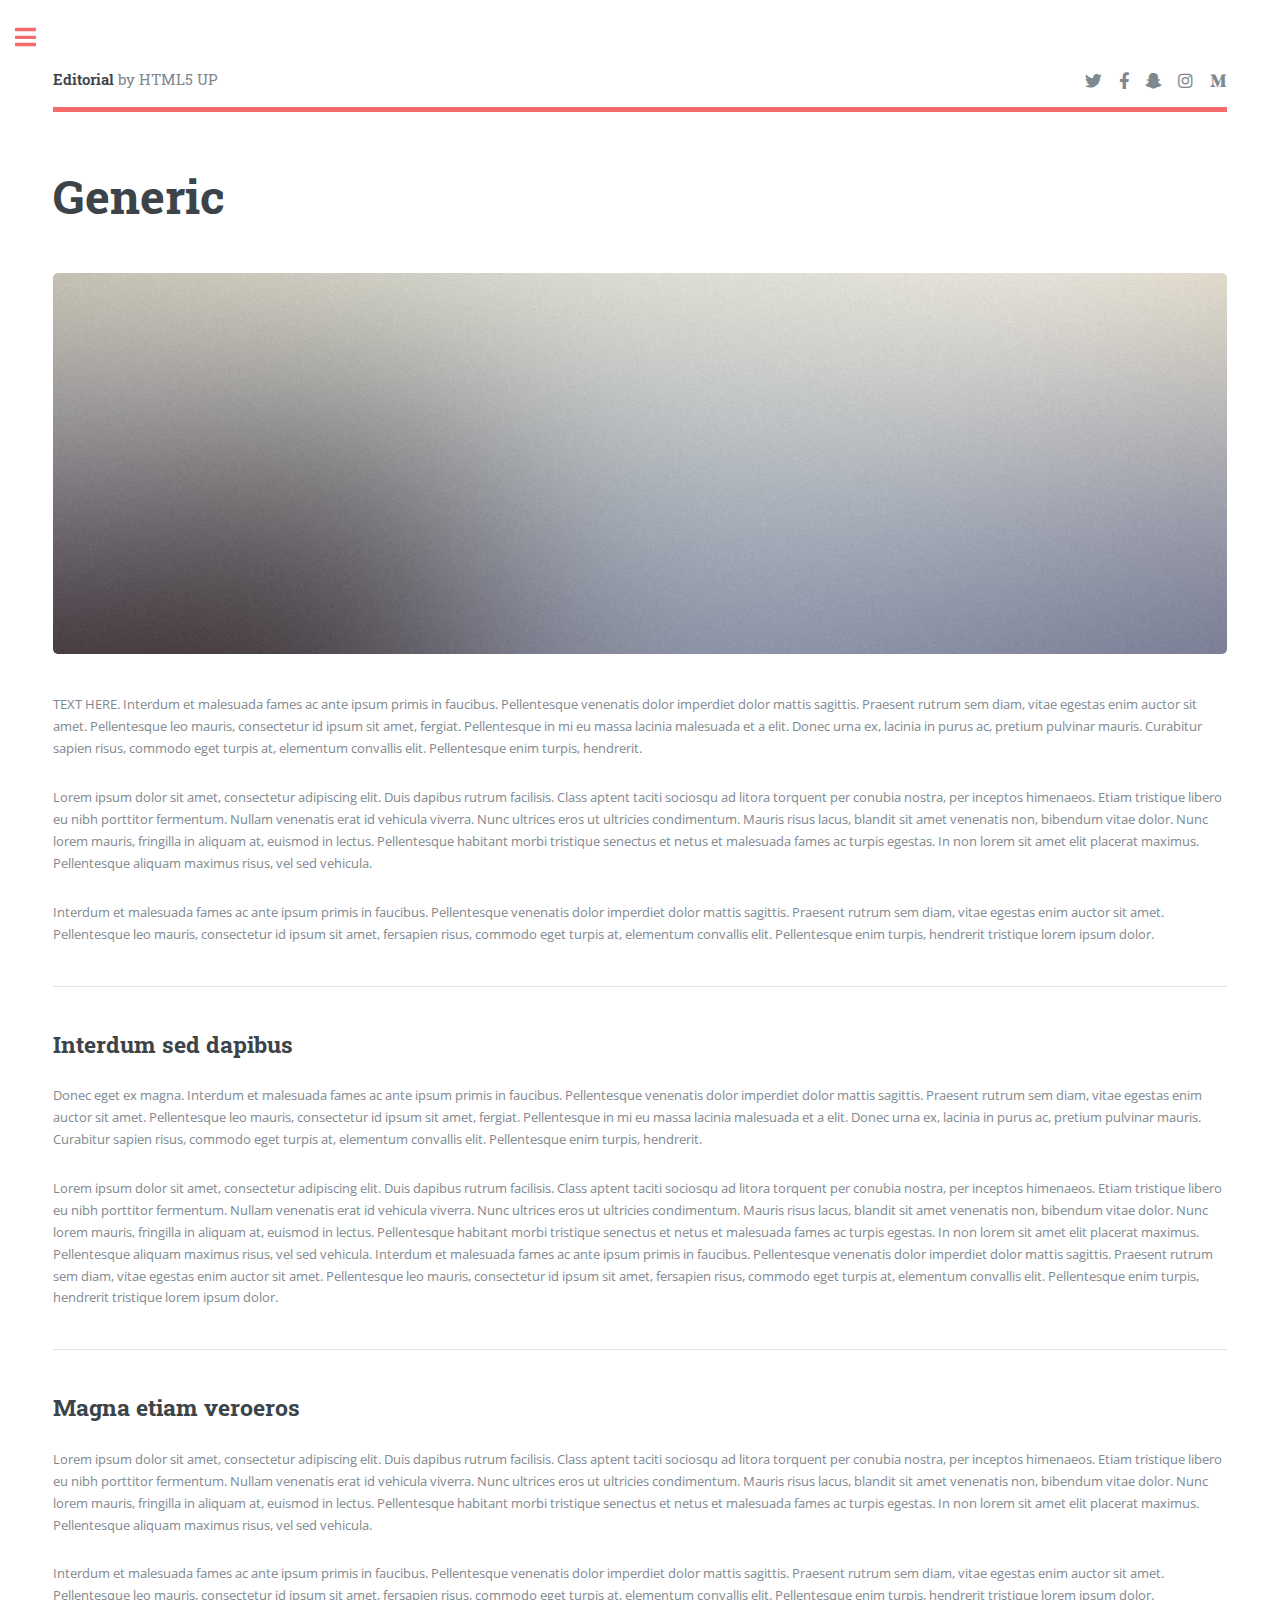
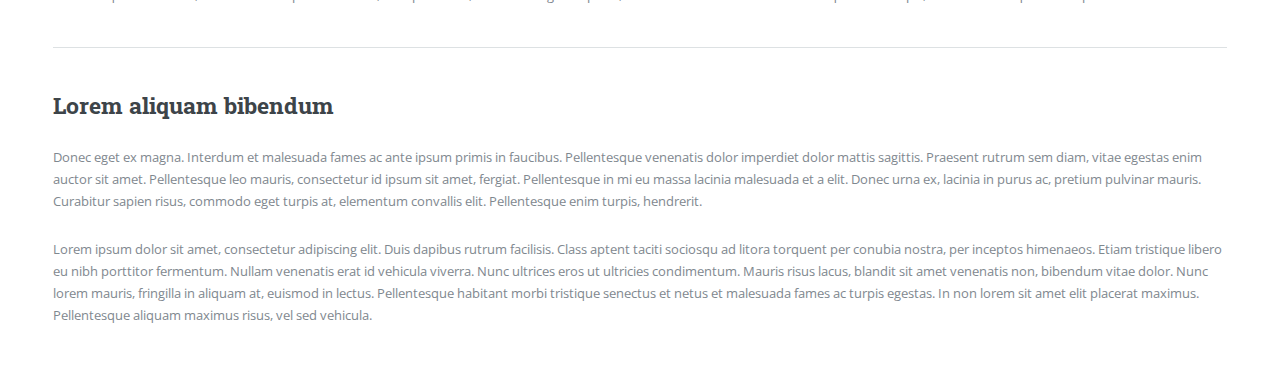
<file: generic.html>
<!DOCTYPE HTML>
<!--
	Editorial by HTML5 UP
	html5up.net | @ajlkn
	Free for personal and commercial use under the CCA 3.0 license (html5up.net/license)
-->
<html>
	<head>
		<title>Generic - Editorial by HTML5 UP</title>
		<meta charset="utf-8" />
		<meta name="viewport" content="width=device-width, initial-scale=1, user-scalable=no" />
		<link rel="stylesheet" href="assets/css/main.css" />
	</head>
	<body class="is-preload">

		<!-- Wrapper -->
			<div id="wrapper">

				<!-- Main -->
					<div id="main">
						<div class="inner">

							<!-- Header -->
								<header id="header">
									<a href="index.html" class="logo"><strong>Editorial</strong> by HTML5 UP</a>
									<ul class="icons">
										<li><a href="#" class="icon brands fa-twitter"><span class="label">Twitter</span></a></li>
										<li><a href="#" class="icon brands fa-facebook-f"><span class="label">Facebook</span></a></li>
										<li><a href="#" class="icon brands fa-snapchat-ghost"><span class="label">Snapchat</span></a></li>
										<li><a href="#" class="icon brands fa-instagram"><span class="label">Instagram</span></a></li>
										<li><a href="#" class="icon brands fa-medium-m"><span class="label">Medium</span></a></li>
									</ul>
								</header>

							<!-- Content -->
								<section>
									<header class="main">
										<h1>Generic</h1>
									</header>

									<span class="image main"><img src="images/pic11.jpg" alt="" /></span>

									<p>TEXT HERE. Interdum et malesuada fames ac ante ipsum primis in faucibus. Pellentesque venenatis dolor imperdiet dolor mattis sagittis. Praesent rutrum sem diam, vitae egestas enim auctor sit amet. Pellentesque leo mauris, consectetur id ipsum sit amet, fergiat. Pellentesque in mi eu massa lacinia malesuada et a elit. Donec urna ex, lacinia in purus ac, pretium pulvinar mauris. Curabitur sapien risus, commodo eget turpis at, elementum convallis elit. Pellentesque enim turpis, hendrerit.</p>
									<p>Lorem ipsum dolor sit amet, consectetur adipiscing elit. Duis dapibus rutrum facilisis. Class aptent taciti sociosqu ad litora torquent per conubia nostra, per inceptos himenaeos. Etiam tristique libero eu nibh porttitor fermentum. Nullam venenatis erat id vehicula viverra. Nunc ultrices eros ut ultricies condimentum. Mauris risus lacus, blandit sit amet venenatis non, bibendum vitae dolor. Nunc lorem mauris, fringilla in aliquam at, euismod in lectus. Pellentesque habitant morbi tristique senectus et netus et malesuada fames ac turpis egestas. In non lorem sit amet elit placerat maximus. Pellentesque aliquam maximus risus, vel sed vehicula.</p>
									<p>Interdum et malesuada fames ac ante ipsum primis in faucibus. Pellentesque venenatis dolor imperdiet dolor mattis sagittis. Praesent rutrum sem diam, vitae egestas enim auctor sit amet. Pellentesque leo mauris, consectetur id ipsum sit amet, fersapien risus, commodo eget turpis at, elementum convallis elit. Pellentesque enim turpis, hendrerit tristique lorem ipsum dolor.</p>

									<hr class="major" />

									<h2>Interdum sed dapibus</h2>
									<p>Donec eget ex magna. Interdum et malesuada fames ac ante ipsum primis in faucibus. Pellentesque venenatis dolor imperdiet dolor mattis sagittis. Praesent rutrum sem diam, vitae egestas enim auctor sit amet. Pellentesque leo mauris, consectetur id ipsum sit amet, fergiat. Pellentesque in mi eu massa lacinia malesuada et a elit. Donec urna ex, lacinia in purus ac, pretium pulvinar mauris. Curabitur sapien risus, commodo eget turpis at, elementum convallis elit. Pellentesque enim turpis, hendrerit.</p>
									<p>Lorem ipsum dolor sit amet, consectetur adipiscing elit. Duis dapibus rutrum facilisis. Class aptent taciti sociosqu ad litora torquent per conubia nostra, per inceptos himenaeos. Etiam tristique libero eu nibh porttitor fermentum. Nullam venenatis erat id vehicula viverra. Nunc ultrices eros ut ultricies condimentum. Mauris risus lacus, blandit sit amet venenatis non, bibendum vitae dolor. Nunc lorem mauris, fringilla in aliquam at, euismod in lectus. Pellentesque habitant morbi tristique senectus et netus et malesuada fames ac turpis egestas. In non lorem sit amet elit placerat maximus. Pellentesque aliquam maximus risus, vel sed vehicula. Interdum et malesuada fames ac ante ipsum primis in faucibus. Pellentesque venenatis dolor imperdiet dolor mattis sagittis. Praesent rutrum sem diam, vitae egestas enim auctor sit amet. Pellentesque leo mauris, consectetur id ipsum sit amet, fersapien risus, commodo eget turpis at, elementum convallis elit. Pellentesque enim turpis, hendrerit tristique lorem ipsum dolor.</p>

									<hr class="major" />

									<h2>Magna etiam veroeros</h2>
									<p>Lorem ipsum dolor sit amet, consectetur adipiscing elit. Duis dapibus rutrum facilisis. Class aptent taciti sociosqu ad litora torquent per conubia nostra, per inceptos himenaeos. Etiam tristique libero eu nibh porttitor fermentum. Nullam venenatis erat id vehicula viverra. Nunc ultrices eros ut ultricies condimentum. Mauris risus lacus, blandit sit amet venenatis non, bibendum vitae dolor. Nunc lorem mauris, fringilla in aliquam at, euismod in lectus. Pellentesque habitant morbi tristique senectus et netus et malesuada fames ac turpis egestas. In non lorem sit amet elit placerat maximus. Pellentesque aliquam maximus risus, vel sed vehicula.</p>
									<p>Interdum et malesuada fames ac ante ipsum primis in faucibus. Pellentesque venenatis dolor imperdiet dolor mattis sagittis. Praesent rutrum sem diam, vitae egestas enim auctor sit amet. Pellentesque leo mauris, consectetur id ipsum sit amet, fersapien risus, commodo eget turpis at, elementum convallis elit. Pellentesque enim turpis, hendrerit tristique lorem ipsum dolor.</p>

									<hr class="major" />

									<h2>Lorem aliquam bibendum</h2>
									<p>Donec eget ex magna. Interdum et malesuada fames ac ante ipsum primis in faucibus. Pellentesque venenatis dolor imperdiet dolor mattis sagittis. Praesent rutrum sem diam, vitae egestas enim auctor sit amet. Pellentesque leo mauris, consectetur id ipsum sit amet, fergiat. Pellentesque in mi eu massa lacinia malesuada et a elit. Donec urna ex, lacinia in purus ac, pretium pulvinar mauris. Curabitur sapien risus, commodo eget turpis at, elementum convallis elit. Pellentesque enim turpis, hendrerit.</p>
									<p>Lorem ipsum dolor sit amet, consectetur adipiscing elit. Duis dapibus rutrum facilisis. Class aptent taciti sociosqu ad litora torquent per conubia nostra, per inceptos himenaeos. Etiam tristique libero eu nibh porttitor fermentum. Nullam venenatis erat id vehicula viverra. Nunc ultrices eros ut ultricies condimentum. Mauris risus lacus, blandit sit amet venenatis non, bibendum vitae dolor. Nunc lorem mauris, fringilla in aliquam at, euismod in lectus. Pellentesque habitant morbi tristique senectus et netus et malesuada fames ac turpis egestas. In non lorem sit amet elit placerat maximus. Pellentesque aliquam maximus risus, vel sed vehicula.</p>

								</section>

						</div>
					</div>

				<!-- Sidebar -->
					<div id="sidebar">
						<div class="inner">

							<!-- Search -->
								<section id="search" class="alt">
									<form method="post" action="#">
										<input type="text" name="query" id="query" placeholder="Search" />
									</form>
								</section>

							<!-- Menu -->
								<nav id="menu">
									<header class="major">
										<h2>Menu</h2>
									</header>
									<ul>
										<li><a href="index.html">Homepage</a></li>
										<li><a href="generic.html">Generic</a></li>
										<li><a href="elements.html">Elements</a></li>
										<li>
											<span class="opener">Submenu</span>
											<ul>
												<li><a href="#">Lorem Dolor</a></li>
												<li><a href="#">Ipsum Adipiscing</a></li>
												<li><a href="#">Tempus Magna</a></li>
												<li><a href="#">Feugiat Veroeros</a></li>
											</ul>
										</li>
										<li><a href="#">Etiam Dolore</a></li>
										<li><a href="#">Adipiscing</a></li>
										<li>
											<span class="opener">Another Submenu</span>
											<ul>
												<li><a href="#">Lorem Dolor</a></li>
												<li><a href="#">Ipsum Adipiscing</a></li>
												<li><a href="#">Tempus Magna</a></li>
												<li><a href="#">Feugiat Veroeros</a></li>
											</ul>
										</li>
										<li><a href="#">Maximus Erat</a></li>
										<li><a href="#">Sapien Mauris</a></li>
										<li><a href="#">Amet Lacinia</a></li>
									</ul>
								</nav>

							<!-- Section -->
								<section>
									<header class="major">
										<h2>Ante interdum</h2>
									</header>
									<div class="mini-posts">
										<article>
											<a href="#" class="image"><img src="images/pic07.jpg" alt="" /></a>
											<p>Aenean ornare velit lacus, ac varius enim lorem ullamcorper dolore aliquam.</p>
										</article>
										<article>
											<a href="#" class="image"><img src="images/pic08.jpg" alt="" /></a>
											<p>Aenean ornare velit lacus, ac varius enim lorem ullamcorper dolore aliquam.</p>
										</article>
										<article>
											<a href="#" class="image"><img src="images/pic09.jpg" alt="" /></a>
											<p>Aenean ornare velit lacus, ac varius enim lorem ullamcorper dolore aliquam.</p>
										</article>
									</div>
									<ul class="actions">
										<li><a href="#" class="button">More</a></li>
									</ul>
								</section>

							<!-- Section -->
								<section>
									<header class="major">
										<h2>Get in touch</h2>
									</header>
									<p>Sed varius enim lorem ullamcorper dolore aliquam aenean ornare velit lacus, ac varius enim lorem ullamcorper dolore. Proin sed aliquam facilisis ante interdum. Sed nulla amet lorem feugiat tempus aliquam.</p>
									<ul class="contact">
										<li class="icon solid fa-envelope"><a href="#">information@untitled.tld</a></li>
										<li class="icon solid fa-phone">(000) 000-0000</li>
										<li class="icon solid fa-home">1234 Somewhere Road #8254<br />
										Nashville, TN 00000-0000</li>
									</ul>
								</section>

							<!-- Footer -->
								<footer id="footer">
									<p class="copyright">&copy; Untitled. All rights reserved. Demo Images: <a href="https://unsplash.com">Unsplash</a>. Design: <a href="https://html5up.net">HTML5 UP</a>.</p>
								</footer>

						</div>
					</div>

			</div>

		<!-- Scripts -->
			<script src="assets/js/jquery.min.js"></script>
			<script src="assets/js/browser.min.js"></script>
			<script src="assets/js/breakpoints.min.js"></script>
			<script src="assets/js/util.js"></script>
			<script src="assets/js/main.js"></script>

	</body>
</html>
</file>
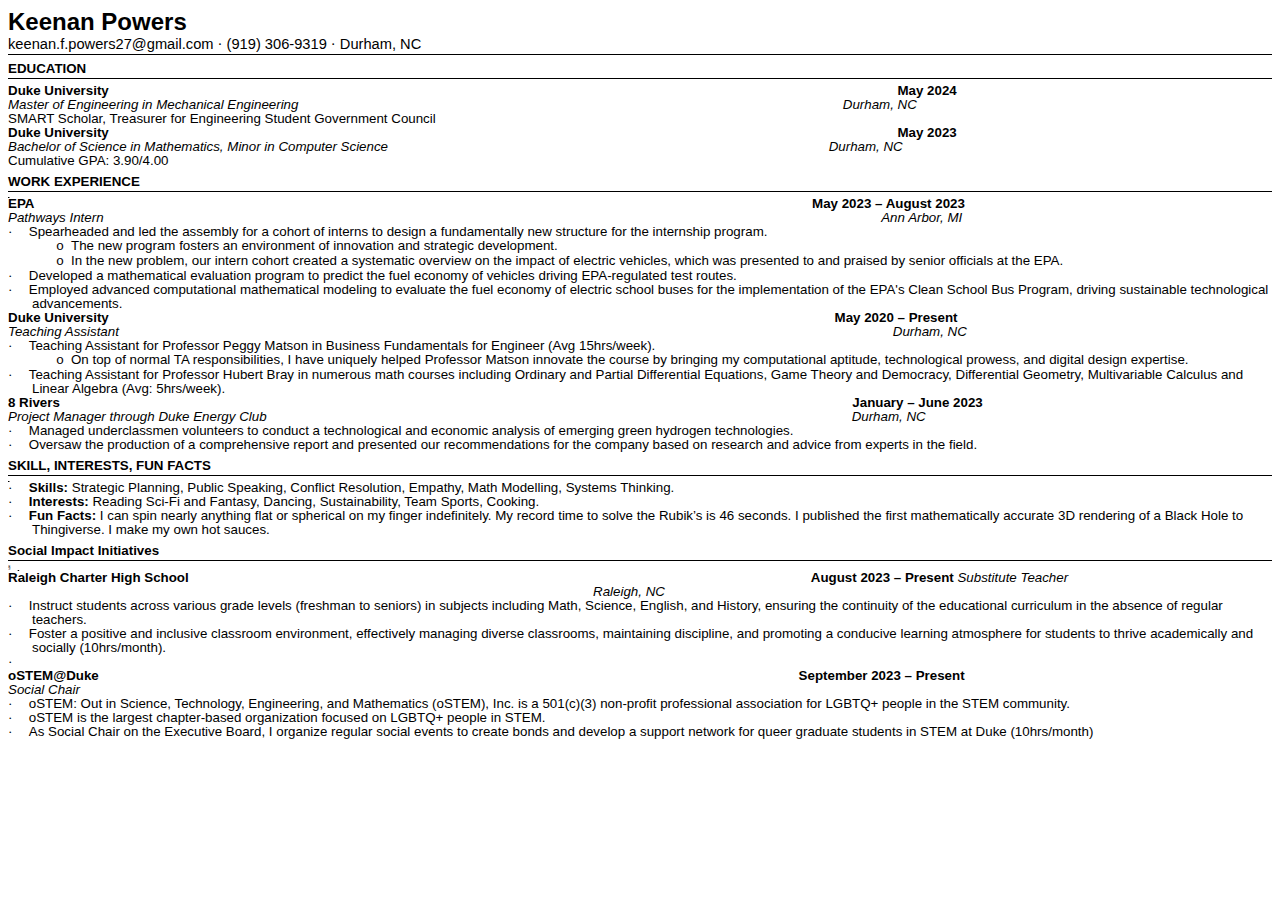
<file: Keenan_Powers_Resume.html>
<html>

<head>
<meta http-equiv=Content-Type content="text/html; charset=utf-8">
<meta name=Generator content="Microsoft Word 15 (filtered)">
<style>
<!--
 /* Font Definitions */
 @font-face
	{font-family:Wingdings;
	panose-1:5 0 0 0 0 0 0 0 0 0;}
@font-face
	{font-family:"MS Mincho";
	panose-1:2 2 6 9 4 2 5 8 3 4;}
@font-face
	{font-family:"Cambria Math";
	panose-1:2 4 5 3 5 4 6 3 2 4;}
@font-face
	{font-family:Calibri;
	panose-1:2 15 5 2 2 2 4 3 2 4;}
@font-face
	{font-family:Cambria;
	panose-1:2 4 5 3 5 4 6 3 2 4;}
@font-face
	{font-family:Garamond;
	panose-1:2 2 4 4 3 3 1 1 8 3;}
@font-face
	{font-family:"\@MS Mincho";
	panose-1:2 2 6 9 4 2 5 8 3 4;}
 /* Style Definitions */
 p.MsoNormal, li.MsoNormal, div.MsoNormal
	{margin:0in;
	font-size:12.0pt;
	font-family:"Cambria",serif;}
p
	{margin-right:0in;
	margin-left:0in;
	font-size:12.0pt;
	font-family:"Times New Roman",serif;}
p.MsoListParagraph, li.MsoListParagraph, div.MsoListParagraph
	{margin-top:0in;
	margin-right:0in;
	margin-bottom:0in;
	margin-left:.5in;
	font-size:12.0pt;
	font-family:"Cambria",serif;}
p.MsoListParagraphCxSpFirst, li.MsoListParagraphCxSpFirst, div.MsoListParagraphCxSpFirst
	{margin-top:0in;
	margin-right:0in;
	margin-bottom:0in;
	margin-left:.5in;
	font-size:12.0pt;
	font-family:"Cambria",serif;}
p.MsoListParagraphCxSpMiddle, li.MsoListParagraphCxSpMiddle, div.MsoListParagraphCxSpMiddle
	{margin-top:0in;
	margin-right:0in;
	margin-bottom:0in;
	margin-left:.5in;
	font-size:12.0pt;
	font-family:"Cambria",serif;}
p.MsoListParagraphCxSpLast, li.MsoListParagraphCxSpLast, div.MsoListParagraphCxSpLast
	{margin-top:0in;
	margin-right:0in;
	margin-bottom:0in;
	margin-left:.5in;
	font-size:12.0pt;
	font-family:"Cambria",serif;}
p.Default, li.Default, div.Default
	{mso-style-name:Default;
	margin:0in;
	text-autospace:none;
	font-size:12.0pt;
	font-family:"Times New Roman",serif;
	color:black;}
.MsoChpDefault
	{font-family:"Cambria",serif;}
 /* Page Definitions */
 @page WordSection1
	{size:8.5in 11.0in;
	margin:.35in .45in .3in .45in;}
div.WordSection1
	{page:WordSection1;}
 /* List Definitions */
 ol
	{margin-bottom:0in;}
ul
	{margin-bottom:0in;}
-->
</style>

</head>

<body lang=EN-US link=blue vlink=purple style='word-wrap:break-word'>

<div class=WordSection1>

<div style='border:none;border-bottom:solid windowtext 1.0pt;padding:0in 0in 1.0pt 0in'>

<p class=Default style='border:none;padding:0in'><b><span style='font-size:
18.0pt;font-family:"Calibri",sans-serif;color:windowtext'>Keenan Powers</span></b></p>

<p class=Default style='border:none;padding:0in'><span style='font-size:11.0pt;
font-family:"Calibri",sans-serif;color:windowtext'>keenan.f.powers27@gmail.com </span><span
style='font-size:11.0pt;font-family:Symbol;color:windowtext'>·</span><span
style='font-size:11.0pt;font-family:"Calibri",sans-serif;color:windowtext'> (919)
306-9319 </span><span style='font-size:11.0pt;font-family:Symbol;color:windowtext'>·</span><span
style='font-size:11.0pt;font-family:"Calibri",sans-serif;color:windowtext'> Durham,
NC</span></p>

</div>

<p class=Default style='line-height:105%'><span style='font-size:5.0pt;
line-height:105%;font-family:"Calibri",sans-serif;color:windowtext'>&nbsp;</span></p>

<div style='border:none;border-bottom:solid windowtext 1.0pt;padding:0in 0in 1.0pt 0in'>

<p class=Default style='line-height:105%;border:none;padding:0in'><b><span
style='font-size:10.0pt;line-height:105%;font-family:"Calibri",sans-serif;
color:windowtext'>EDUCATION </span></b></p>

</div>

<p class=Default style='line-height:105%'><b><span style='font-size:4.0pt;
line-height:105%;font-family:"Calibri",sans-serif;color:windowtext'>                                                                                   </span></b></p>

<p class=Default style='line-height:105%'><b><span style='font-size:10.0pt;
line-height:105%;font-family:"Calibri",sans-serif;color:windowtext'>Duke
University                                                                                                                                                                                                                     May
2024</span></b></p>

<p class=Default style='line-height:105%'><i><span style='font-size:10.0pt;
line-height:105%;font-family:"Calibri",sans-serif;color:windowtext'>Master of
Engineering in Mechanical Engineering                                                                                                                      
                            Durham, NC</span></i></p>

<p class=Default style='line-height:105%'><span style='font-size:10.0pt;
line-height:105%;font-family:"Calibri",sans-serif;color:windowtext'>SMART
Scholar, Treasurer for Engineering Student Government Council</span></p>

<p class=Default style='line-height:105%'><b><span style='font-size:10.0pt;
line-height:105%;font-family:"Calibri",sans-serif;color:windowtext'>Duke
University                                                                                                                                                                                                                     May
2023</span></b></p>

<p class=Default style='line-height:105%'><i><span style='font-size:10.0pt;
line-height:105%;font-family:"Calibri",sans-serif;color:windowtext'>Bachelor of
Science in Mathematics, Minor in Computer Science                                   
                                                                       </span></i><span
style='font-size:10.0pt;line-height:105%;font-family:"Calibri",sans-serif;
color:windowtext'>            <i>Durham, NC</i></span></p>

<p class=Default style='line-height:105%'><span style='font-size:10.0pt;
line-height:105%;font-family:"Calibri",sans-serif;color:windowtext'>Cumulative
GPA: 3.90/4.00</span></p>

<div style='border:none;border-bottom:solid windowtext 1.0pt;padding:0in 0in 1.0pt 0in'>

<p class=Default style='line-height:105%;border:none;padding:0in'><b><span
style='font-size:5.0pt;line-height:105%;font-family:"Calibri",sans-serif;
color:windowtext'>&nbsp;</span></b></p>

<p class=Default style='line-height:105%;border:none;padding:0in'><b><span
style='font-size:10.0pt;line-height:105%;font-family:"Calibri",sans-serif;
color:windowtext'>WORK EXPERIENCE</span></b></p>

</div>

<p class=Default style='line-height:105%'><b><u><span style='font-size:4.0pt;
line-height:105%;font-family:"Calibri",sans-serif;color:windowtext'><span
 style='text-decoration:none'>&nbsp;</span></span></u></b></p>

<p class=Default style='line-height:105%'><b><span style='font-size:10.0pt;
line-height:105%;font-family:"Calibri",sans-serif;color:windowtext'>EPA                                                                                                                                                                            
                                      May 2023 – August 2023</span></b></p>

<p class=Default style='line-height:105%'><i><span style='font-size:10.0pt;
line-height:105%;font-family:"Calibri",sans-serif'>Pathways Intern                                                                                                                                 </span></i><i><span
style='font-size:10.0pt;line-height:105%;font-family:"Calibri",sans-serif;
color:windowtext'>                                                                          
      Ann Arbor, MI</span></i></p>

<p class=Default style='margin-left:.25in;text-indent:-.25in;line-height:105%'><span
style='font-size:10.0pt;line-height:105%;font-family:Symbol'>·<span
style='font:7.0pt "Times New Roman"'>&nbsp;&nbsp;&nbsp;&nbsp;&nbsp;&nbsp; </span></span><span
style='font-size:10.0pt;line-height:105%;font-family:"Calibri",sans-serif'>Spearheaded
and led the assembly for a cohort of interns to design a fundamentally new
structure for the internship program.</span></p>

<p class=Default style='margin-left:.75in;text-indent:-.25in;line-height:105%'><span
style='font-size:10.0pt;line-height:105%;font-family:"Courier New"'>o<span
style='font:7.0pt "Times New Roman"'>&nbsp;&nbsp; </span></span><span
style='font-size:10.0pt;line-height:105%;font-family:"Calibri",sans-serif'>The
new program fosters an environment of innovation and strategic development. </span></p>

<p class=Default style='margin-left:.75in;text-indent:-.25in;line-height:105%'><span
style='font-size:10.0pt;line-height:105%;font-family:"Courier New"'>o<span
style='font:7.0pt "Times New Roman"'>&nbsp;&nbsp; </span></span><span
style='font-size:10.0pt;line-height:105%;font-family:"Calibri",sans-serif'>In
the new problem, our intern cohort created a systematic overview on the impact
of electric vehicles, which was presented to and praised by senior officials at
the EPA.</span></p>

<p class=Default style='margin-left:.25in;text-indent:-.25in;line-height:105%'><span
style='font-size:10.0pt;line-height:105%;font-family:Symbol'>·<span
style='font:7.0pt "Times New Roman"'>&nbsp;&nbsp;&nbsp;&nbsp;&nbsp;&nbsp; </span></span><span
style='font-size:10.0pt;line-height:105%;font-family:"Calibri",sans-serif'>Developed
a mathematical evaluation program to predict the fuel economy of vehicles
driving EPA-regulated test routes. </span></p>

<p class=Default style='margin-left:.25in;text-indent:-.25in;line-height:105%'><span
style='font-size:10.0pt;line-height:105%;font-family:Symbol'>·<span
style='font:7.0pt "Times New Roman"'>&nbsp;&nbsp;&nbsp;&nbsp;&nbsp;&nbsp; </span></span><span
style='font-size:10.0pt;line-height:105%;font-family:"Calibri",sans-serif'>Employed
advanced computational mathematical modeling to evaluate the fuel economy of
electric school buses for the implementation of the EPA's Clean School Bus
Program, driving sustainable technological advancements. </span></p>

<p class=Default style='line-height:105%'><b><span style='font-size:10.0pt;
line-height:105%;font-family:"Calibri",sans-serif;color:windowtext'>Duke
University                                                                                                                                                                            
                       May 2020 – Present</span></b></p>

<p class=Default style='line-height:105%'><i><span style='font-size:10.0pt;
line-height:105%;font-family:"Calibri",sans-serif;color:windowtext'>Teaching
Assistant                                                                                                                                                                                                         
       Durham, NC</span></i></p>

<p class=Default style='margin-left:.25in;text-indent:-.25in;line-height:105%'><span
style='font-size:10.0pt;line-height:105%;font-family:Symbol;color:windowtext'>·<span
style='font:7.0pt "Times New Roman"'>&nbsp;&nbsp;&nbsp;&nbsp;&nbsp;&nbsp; </span></span><span
style='font-size:10.0pt;line-height:105%;font-family:"Calibri",sans-serif;
color:windowtext'>Teaching Assistant for Professor Peggy Matson in Business
Fundamentals for Engineer (Avg 15hrs/week).</span></p>

<p class=Default style='margin-left:.75in;text-indent:-.25in;line-height:105%'><span
style='font-size:10.0pt;line-height:105%;font-family:"Courier New";color:windowtext'>o<span
style='font:7.0pt "Times New Roman"'>&nbsp;&nbsp; </span></span><span
style='font-size:10.0pt;line-height:105%;font-family:"Calibri",sans-serif;
color:windowtext'>On top of normal TA responsibilities, I have uniquely helped
Professor Matson innovate the course by bringing my computational aptitude, technological
prowess, and digital design expertise. </span></p>

<p class=Default style='margin-left:.25in;text-indent:-.25in;line-height:105%'><span
style='font-size:10.0pt;line-height:105%;font-family:Symbol;color:windowtext'>·<span
style='font:7.0pt "Times New Roman"'>&nbsp;&nbsp;&nbsp;&nbsp;&nbsp;&nbsp; </span></span><span
style='font-size:10.0pt;line-height:105%;font-family:"Calibri",sans-serif;
color:windowtext'>Teaching Assistant for Professor Hubert Bray in numerous math
courses including Ordinary and Partial Differential Equations, Game Theory and
Democracy, Differential Geometry, Multivariable Calculus and Linear Algebra
(Avg: 5hrs/week).</span></p>

<p class=Default style='line-height:105%'><b><span style='font-size:10.0pt;
line-height:105%;font-family:"Calibri",sans-serif'>8 Rivers                                                                                                                                                                                                                     
January – June 2023</span></b></p>

<p class=Default style='line-height:105%'><i><span style='font-size:10.0pt;
line-height:105%;font-family:"Calibri",sans-serif'>Project Manager through Duke
Energy Club                                                                                                                                          
                   Durham, NC</span></i></p>

<p class=Default style='margin-left:.25in;text-indent:-.25in;line-height:105%'><span
style='font-size:10.0pt;line-height:105%;font-family:Symbol'>·<span
style='font:7.0pt "Times New Roman"'>&nbsp;&nbsp;&nbsp;&nbsp;&nbsp;&nbsp; </span></span><span
style='font-size:10.0pt;line-height:105%;font-family:"Calibri",sans-serif'>Managed
underclassmen volunteers to conduct a technological and economic analysis of
emerging green hydrogen technologies.</span></p>

<p class=Default style='margin-left:.25in;text-indent:-.25in;line-height:105%'><span
style='font-size:10.0pt;line-height:105%;font-family:Symbol'>·<span
style='font:7.0pt "Times New Roman"'>&nbsp;&nbsp;&nbsp;&nbsp;&nbsp;&nbsp; </span></span><span
style='font-size:10.0pt;line-height:105%;font-family:"Calibri",sans-serif'>Oversaw
the production of a comprehensive report and presented our recommendations for
the company based on research and advice from experts in the field.</span></p>

<p class=Default style='line-height:105%'><span style='font-size:5.0pt;
line-height:105%;font-family:"Calibri",sans-serif;color:windowtext'>&nbsp;</span></p>

<div style='border:none;border-bottom:solid windowtext 1.0pt;padding:0in 0in 1.0pt 0in'>

<p class=Default style='line-height:105%;border:none;padding:0in'><b><span
style='font-size:10.0pt;line-height:105%;font-family:"Calibri",sans-serif;
color:windowtext'>SKILL, INTERESTS, FUN FACTS</span></b></p>

</div>

<p class=Default style='line-height:105%'><u><span style='font-size:4.0pt;
line-height:105%;font-family:"Calibri",sans-serif;color:windowtext'><span
 style='text-decoration:none'>&nbsp;</span></span></u></p>

<p class=Default style='margin-top:0in;margin-right:0in;margin-bottom:.15pt;
margin-left:.25in;text-indent:-.25in;line-height:105%'><span style='font-size:
10.0pt;line-height:105%;font-family:Symbol;color:windowtext'>·<span
style='font:7.0pt "Times New Roman"'>&nbsp;&nbsp;&nbsp;&nbsp;&nbsp;&nbsp; </span></span><b><span
style='font-size:10.0pt;line-height:105%;font-family:"Calibri",sans-serif;
color:windowtext'>Skills: </span></b><span style='font-size:10.0pt;line-height:
105%;font-family:"Calibri",sans-serif;color:windowtext'>Strategic Planning, Public
Speaking, Conflict Resolution, Empathy, Math Modelling, Systems Thinking.</span></p>

<p class=Default style='margin-left:.25in;text-indent:-.25in;line-height:105%'><span
style='font-size:10.0pt;line-height:105%;font-family:Symbol;color:windowtext'>·<span
style='font:7.0pt "Times New Roman"'>&nbsp;&nbsp;&nbsp;&nbsp;&nbsp;&nbsp; </span></span><b><span
style='font-size:10.0pt;line-height:105%;font-family:"Calibri",sans-serif;
color:windowtext'>Interests: </span></b><span style='font-size:10.0pt;
line-height:105%;font-family:"Calibri",sans-serif;color:windowtext'>Reading
Sci-Fi and Fantasy, Dancing, Sustainability, Team Sports, Cooking.</span></p>

<p class=Default style='margin-left:.25in;text-indent:-.25in;line-height:105%'><span
style='font-size:10.0pt;line-height:105%;font-family:Symbol;color:windowtext'>·<span
style='font:7.0pt "Times New Roman"'>&nbsp;&nbsp;&nbsp;&nbsp;&nbsp;&nbsp; </span></span><b><span
style='font-size:10.0pt;line-height:105%;font-family:"Calibri",sans-serif;
color:windowtext'>Fun Facts:</span></b><span style='font-size:10.0pt;
line-height:105%;font-family:"Calibri",sans-serif;color:windowtext'> I can spin
nearly anything flat or spherical on my finger indefinitely. My record time to
solve the Rubik’s is 46 seconds. I published the first </span><span
style='font-size:10.0pt;line-height:105%;font-family:"Calibri",sans-serif'>mathematically
accurate 3D rendering of a Black Hole to Thingiverse. I make my own hot sauces.</span></p>

<p class=Default style='line-height:105%'><span style='font-size:5.0pt;
line-height:105%;font-family:"Calibri",sans-serif;color:windowtext'>&nbsp;</span></p>

<div style='border:none;border-bottom:solid windowtext 1.0pt;padding:0in 0in 1.0pt 0in'>

<p class=Default style='line-height:105%;border:none;padding:0in'><b><span
style='font-size:10.0pt;line-height:105%;font-family:"Calibri",sans-serif;
color:windowtext'>Social Impact Initiatives</span></b></p>

</div>

<p class=Default style='margin-left:.25in;text-indent:-.25in;line-height:105%'><span
style='font-size:4.0pt;line-height:105%;font-family:Wingdings;color:windowtext'>§<span
style='font:7.0pt "Times New Roman"'>&nbsp;&nbsp; </span></span><u><span
style='font-size:4.0pt;line-height:105%;font-family:"Calibri",sans-serif;
color:windowtext'><span style='text-decoration:none'>&nbsp;</span></span></u></p>

<p class=Default style='margin-bottom:.15pt;line-height:105%'><b><span
style='font-size:10.0pt;line-height:105%;font-family:"Calibri",sans-serif;
color:windowtext'>Raleigh Charter High School</span></b><span style='font-size:
10.0pt;line-height:105%;font-family:"Calibri",sans-serif;color:windowtext'>                                                                                                                                                                       
<b>August 2023 – Present </b><i>Substitute Teacher </i>                                                                                                                                                                                                              <i>Raleigh,
NC</i> </span></p>

<p class=MsoListParagraphCxSpFirst style='margin-left:.25in;text-indent:-.25in;
line-height:105%'><span style='font-size:10.0pt;line-height:105%;font-family:
Symbol'>·<span style='font:7.0pt "Times New Roman"'>&nbsp;&nbsp;&nbsp;&nbsp;&nbsp;&nbsp;
</span></span><span style='font-size:10.0pt;line-height:105%;font-family:"Calibri",sans-serif'>Instruct
students across various grade levels (freshman to seniors) in subjects including
Math, Science, English, and History, ensuring the continuity of the educational
curriculum in the absence of regular teachers.</span></p>

<p class=MsoListParagraphCxSpMiddle style='margin-left:.25in;text-indent:-.25in;
line-height:105%'><span style='font-size:10.0pt;line-height:105%;font-family:
Symbol'>·<span style='font:7.0pt "Times New Roman"'>&nbsp;&nbsp;&nbsp;&nbsp;&nbsp;&nbsp;
</span></span><span style='font-size:10.0pt;line-height:105%;font-family:"Calibri",sans-serif'>Foster
a positive and inclusive classroom environment, effectively managing diverse
classrooms, maintaining discipline, and promoting a conducive learning
atmosphere for students to thrive academically and socially (10hrs/month).</span></p>

<p class=MsoListParagraphCxSpLast style='margin-left:.25in;text-indent:-.25in;
line-height:105%'><span style='font-size:10.0pt;line-height:105%;font-family:
Symbol'>·<span style='font:7.0pt "Times New Roman"'>&nbsp;&nbsp;&nbsp;&nbsp;&nbsp;&nbsp;
</span></span><span style='font-size:10.0pt;line-height:105%;font-family:"Calibri",sans-serif'>&nbsp;</span></p>

<p class=Default style='margin-bottom:.15pt;line-height:105%'><b><span
style='font-size:10.0pt;line-height:105%;font-family:"Calibri",sans-serif;
color:windowtext'>oSTEM@Duke                                                                                                                                                                                            
September 2023 – Present</span></b></p>

<p class=Default style='margin-bottom:.15pt;line-height:105%'><i><span
style='font-size:10.0pt;line-height:105%;font-family:"Calibri",sans-serif;
color:windowtext'>Social Chair                                                                                                                                                                               </span></i></p>

<p class=MsoListParagraphCxSpFirst style='margin-left:.25in;text-indent:-.25in;
line-height:105%'><span style='font-size:10.0pt;line-height:105%;font-family:
Symbol'>·<span style='font:7.0pt "Times New Roman"'>&nbsp;&nbsp;&nbsp;&nbsp;&nbsp;&nbsp;
</span></span><span style='font-size:10.0pt;line-height:105%;font-family:"Calibri",sans-serif'>oSTEM:
Out in Science, Technology, Engineering, and Mathematics (oSTEM), Inc. is a
501(c)(3) non-profit professional association for LGBTQ+ people in the STEM
community.</span></p>

<p class=MsoListParagraphCxSpMiddle style='margin-left:.25in;text-indent:-.25in;
line-height:105%'><span style='font-size:10.0pt;line-height:105%;font-family:
Symbol'>·<span style='font:7.0pt "Times New Roman"'>&nbsp;&nbsp;&nbsp;&nbsp;&nbsp;&nbsp;
</span></span><span style='font-size:10.0pt;line-height:105%;font-family:"Calibri",sans-serif'>oSTEM
is the largest chapter-based organization focused on LGBTQ+ people in STEM.</span></p>

<p class=MsoListParagraphCxSpLast style='margin-left:.25in;text-indent:-.25in;
line-height:105%'><span style='font-size:10.0pt;line-height:105%;font-family:
Symbol'>·<span style='font:7.0pt "Times New Roman"'>&nbsp;&nbsp;&nbsp;&nbsp;&nbsp;&nbsp;
</span></span><span style='font-size:10.0pt;line-height:105%;font-family:"Calibri",sans-serif'>As
Social Chair on the Executive Board, I organize regular social events to create
bonds and develop a support network for queer graduate students in STEM at Duke
(10hrs/month)</span></p>

</div>

</body>

</html>
</file>
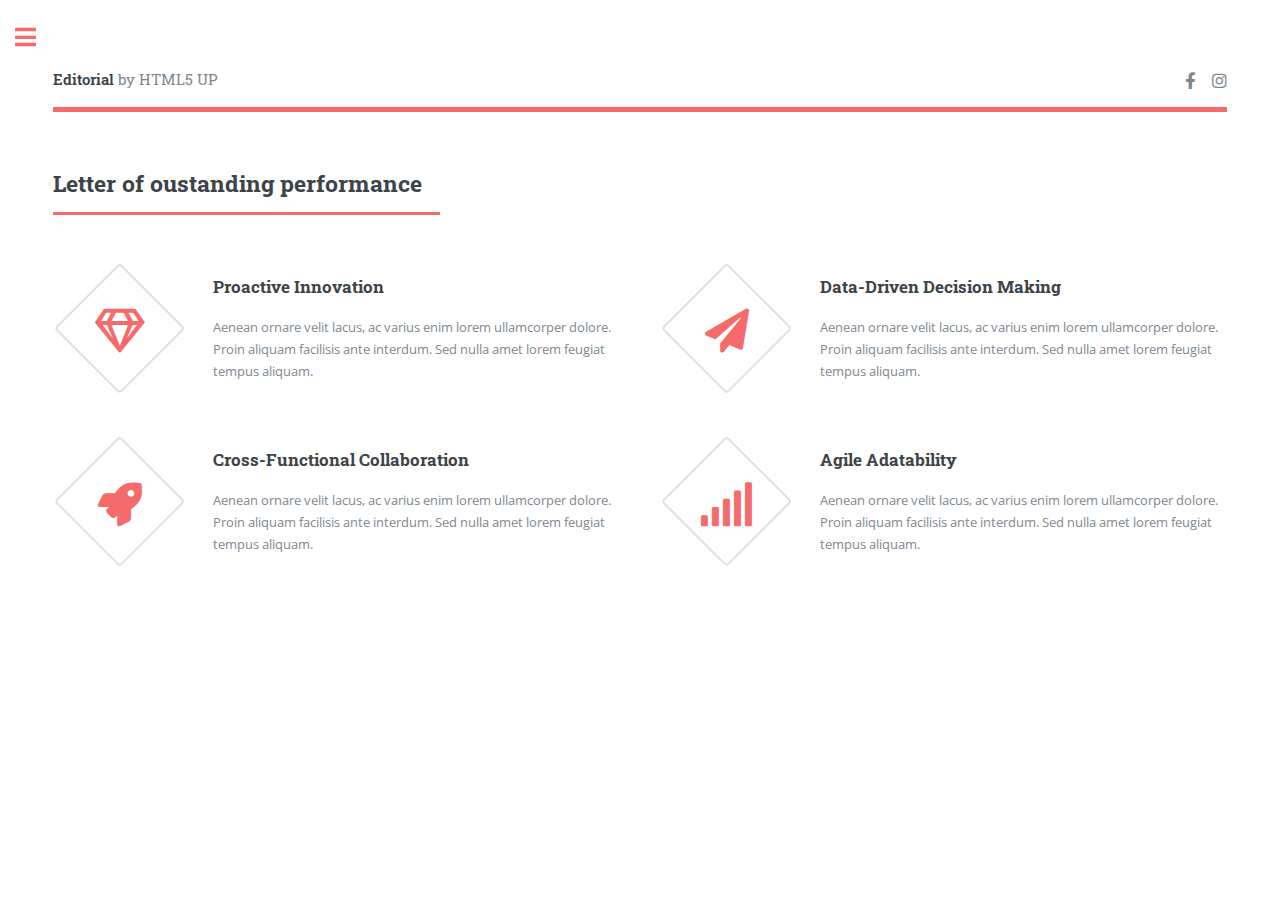
<file: outstangind.html>
<!DOCTYPE HTML>
<!--
	HOW TO SEND TO GITHUB
	cd html5up-editorial
	git add .
	git commit -m "message"
	git push origin main
-->

<html>

<head>
	<title>K-Powers</title>
	<meta charset="utf-8" />
	<meta name="viewport" content="width=device-width, initial-scale=1, user-scalable=no" />
	<link rel="stylesheet" href="assets/css/main.css" />
</head>

<body class="is-preload">

	<!-- Wrapper -->
	<div id="wrapper">

		<!-- Main -->
		<div id="main">
			<div class="inner">

				<!-- Header -->
				<header id="header">
					<a href="index.html" class="logo"><strong>Editorial</strong> by HTML5 UP</a>
					<ul class="icons">
						<li><a href="#" class="icon brands fa-facebook-f"><span class="label">Facebook</span></a></li>
						<!--TODO Add Facebook -->
						<li><a href="https://www.instagram.com/kpow2000/" class="icon brands fa-instagram"><span
									class="label">Instagram</span></a></li>
					</ul>
				</header>

	
				<section>
					<header class="major">
						<h2>Letter of oustanding performance</h2>
					</header>
					<div class="features">
						<article>
							<span class="icon fa-gem"></span>
							<div class="content">
								<h3>Proactive Innovation</h3>
								<p>Aenean ornare velit lacus, ac varius enim lorem ullamcorper dolore. Proin aliquam
									facilisis ante interdum. Sed nulla amet lorem feugiat tempus aliquam.</p>
							</div>
						</article>
						<article>
							<span class="icon solid fa-paper-plane"></span>
							<div class="content">
								<h3>Data-Driven Decision Making</h3>
								<p>Aenean ornare velit lacus, ac varius enim lorem ullamcorper dolore. Proin aliquam
									facilisis ante interdum. Sed nulla amet lorem feugiat tempus aliquam.</p>
							</div>
						</article>
						<article>
							<span class="icon solid fa-rocket"></span>
							<div class="content">
								<h3>Cross-Functional Collaboration</h3>
								<p>Aenean ornare velit lacus, ac varius enim lorem ullamcorper dolore. Proin aliquam
									facilisis ante interdum. Sed nulla amet lorem feugiat tempus aliquam.</p>
							</div>
						</article>
						<article>
							<span class="icon solid fa-signal"></span>
							<div class="content">
								<h3>Agile Adatability</h3>
								<p>Aenean ornare velit lacus, ac varius enim lorem ullamcorper dolore. Proin aliquam
									facilisis ante interdum. Sed nulla amet lorem feugiat tempus aliquam.</p>
							</div>
						</article>
					</div>
				</section>



			</div>
		</div>

		<!-- Sidebar -->
		<div id="sidebar">
			<div class="inner">

				<!-- Search -->
				<section id="search" class="alt">
					<form method="post" action="#">
						<input type="text" name="query" id="query" placeholder="Search" />
					</form>
				</section>

				<!-- Menu -->
				<nav id="menu">
					<header class="major">
						<h2>Menu</h2>
					</header>
					<ul>
						<li><a href="index.html">Homepage</a></li>
						<li><a target="_blank" href="Keenan_Powers_Resume.html">Resume</a></li>
						<li><a href="custom-design.html">Custom design</a></li>
						<li><a href="outstangind.html">Letter of oustanding performance</a></li>
						<li><a href="blog.html">Blogs</a></li>
						<li><a href="contact.html">Contact us</a></li>

						<!-- <li>
							<span class="opener">Contact Me</span>
							<ul>
								<li><a href="#">Wedding Collection</a></li>
								<li><a href="#">Pride Collection</a></li>
								<li><a href="#">Entrepreneur Collection</a></li>
								<li><a href="#">Other</a></li>
							</ul>
						</li> -->
						<!--<li><a href="generic.html">Generic</a></li>
										<li><a href="elements.html">Elements</a></li>
										<li><a href="#">Adipiscing</a></li>
										<li><a href="maximus-erat.html">Maximus-Erat</a></li>
										<li><a href="#">Sapien Mauris</a></li>
										<li><a href="#">Amet Lacinia</a></li>-->
					</ul>
				</nav>
				<!-- I took out a section here-->
				<!-- Section -->
				<!--<section>-->
				<!--	<header class="major">-->
				<!--		<h2>Get in touch</h2>-->
				<!--	</header>-->
					<!-- <p>To order custom prints, please send an email with the subject line "Powers Designs Inquiry." For
						other job inquiries, please call and leave a message.</p>
					<p>Apologies for the eccentric formatting, it is to avoid spam. Thank you for your understanding.
					</p> -->

				<!--	<ul class="contact">-->

				<!--		<li class="icon solid fa-envelope"><a href="#">keenan D0T f D0T powers 27 AT gmail</a></li>-->
				<!--		<li class="icon solid fa-phone">Nine 0ne Nine Three Zero Six Nine Three 0ne Nine</li>-->
				<!--	</ul>-->
				<!--</section>-->

				<!-- Footer -->
				<!--<footer id="footer">-->
				<!--	<p class="copyright">&copy; Untitled. All rights reserved. Demo Images: <a-->
				<!--			href="https://unsplash.com">Unsplash</a>. Design: <a href="https://html5up.net">HTML5-->
				<!--			UP</a>.</p>-->
				<!--</footer>-->

			</div>
		</div>

	</div>

	<!-- Scripts -->
	<!--DO NOT TOUCH-->
	<script src="assets/js/jquery.min.js"></script>
	<script src="assets/js/browser.min.js"></script>
	<script src="assets/js/breakpoints.min.js"></script>
	<script src="assets/js/util.js"></script>
	<script src="assets/js/main.js"></script>
	</script>
</body>

</html>
</file>
<file: assets/css/main.css>
@import url(fontawesome-all.min.css);
@import url("https://fonts.googleapis.com/css?family=Open+Sans:400,600,400italic,600italic|Roboto+Slab:400,700");
/*
	Editorial by HTML5 UP
	html5up.net | @ajlkn
	Free for personal and commercial use under the CCA 3.0 license (html5up.net/license)
*/
html, body, div, span, applet, object,
iframe, h1, h2, h3, h4, h5, h6, h7, p, blockquote,
pre, a, abbr, acronym, address, big, cite,
code, del, dfn, em, img, ins, kbd, q, s, samp,
small, strike, strong, sub, sup, tt, var, b,
u, i, center, dl, dt, dd, ol, ul, li, fieldset,
form, label, legend, table, caption, tbody,
tfoot, thead, tr, th, td, article, aside,
canvas, details, embed, figure, figcaption,
footer, header, hgroup, menu, nav, output, ruby,
section, summary, time, mark, audio, video {
  margin: 0;
  padding: 0;
  border: 0;
  font-size: 100%;
  font: inherit;
  vertical-align: baseline; }

article, aside, details, figcaption, figure,
footer, header, hgroup, menu, nav, section {
  display: block; }

body {
  line-height: 1; }

ol, ul {
  list-style: none; }

blockquote, q {
  quotes: none; }
  blockquote:before, blockquote:after, q:before, q:after {
    content: '';
    content: none; }

table {
  border-collapse: collapse;
  border-spacing: 0; }

body {
  -webkit-text-size-adjust: none; }

mark {
  background-color: transparent;
  color: inherit; }

input::-moz-focus-inner {
  border: 0;
  padding: 0; }

input, select, textarea {
  -moz-appearance: none;
  -webkit-appearance: none;
  -ms-appearance: none;
  appearance: none; }

/* Basic */
@-ms-viewport {
  width: device-width; }

body {
  -ms-overflow-style: scrollbar; }

@media screen and (max-width: 480px) {
  html, body {
    min-width: 320px; } }

html {
  box-sizing: border-box; }

*, *:before, *:after {
  box-sizing: inherit; }

body {
  background: #ffffff; }
  body.is-preload *, body.is-preload *:before, body.is-preload *:after, body.is-resizing *, body.is-resizing *:before, body.is-resizing *:after {
    -moz-animation: none !important;
    -webkit-animation: none !important;
    -ms-animation: none !important;
    animation: none !important;
    -moz-transition: none !important;
    -webkit-transition: none !important;
    -ms-transition: none !important;
    transition: none !important; }

/* Type */
body, input, select, textarea {
  color: #7f888f;
  font-family: "Open Sans", sans-serif;
  font-size: 13pt;
  font-weight: 400;
  line-height: 1.65; }
  @media screen and (max-width: 1680px) {
    body, input, select, textarea {
      font-size: 11pt; } }
  @media screen and (max-width: 1280px) {
    body, input, select, textarea {
      font-size: 10pt; } }
  @media screen and (max-width: 360px) {
    body, input, select, textarea {
      font-size: 9pt; } }

a {
  -moz-transition: color 0.2s ease-in-out, border-bottom-color 0.2s ease-in-out;
  -webkit-transition: color 0.2s ease-in-out, border-bottom-color 0.2s ease-in-out;
  -ms-transition: color 0.2s ease-in-out, border-bottom-color 0.2s ease-in-out;
  transition: color 0.2s ease-in-out, border-bottom-color 0.2s ease-in-out;
  border-bottom: dotted 1px;
  color: #f56a6a;
  text-decoration: none; }
  a:hover {
    border-bottom-color: #f56a6a;
    color: #f56a6a !important; }
    a:hover strong {
      color: inherit; }

strong, b {
  color: #3d4449;
  font-weight: 600; }

em, i {
  font-style: italic; }

p {
  margin: 0 0 2em 0; }

h1, h2, h3, h4, h5, h6 {
  color: #3d4449;
  font-family: "Roboto Slab", serif;
  font-weight: 700;
  line-height: 1.5;
  margin: 0 0 1em 0; }
  h1 a, h2 a, h3 a, h4 a, h5 a, h6 a, h7 a{
    color: inherit;
    text-decoration: none;
    border-bottom: 0; }

h1 {
  font-size: 4em;
  margin: 0 0 0.5em 0;
  line-height: 1.3; }

h2 {
  font-size: 1.75em; }

h3 {
  font-size: 1.25em; }

h4 {
  font-size: 1.1em; }

h5 {
  font-size: 0.9em; }

h6 {
  font-size: 0.7em; }
h7 {
  font-size: 1.25em;
  color: #3d4449;
  font-family: "Roboto Slab", serif;
  font-weight: 700;
  line-height: 0.5;
  margin: 0 0 1em 0;
 }

@media screen and (max-width: 1680px) {
  h1 {
    font-size: 3.5em; } }

@media screen and (max-width: 980px) {
  h1 {
    font-size: 3.25em; } }

@media screen and (max-width: 736px) {
  h1 {
    font-size: 2em;
    line-height: 1.4; }
  h2 {
    font-size: 1.5em; } }
@media screen and (max-width: 1680px) {
  h7 {
    font-size: 1.25em; } }

sub {
  font-size: 0.8em;
  position: relative;
  top: 0.5em; }

sup {
  font-size: 0.8em;
  position: relative;
  top: -0.5em; }

blockquote {
  border-left: solid 3px rgba(210, 215, 217, 0.75);
  font-style: italic;
  margin: 0 0 2em 0;
  padding: 0.5em 0 0.5em 2em; }

code {
  background: rgba(230, 235, 237, 0.25);
  border-radius: 0.375em;
  border: solid 1px rgba(210, 215, 217, 0.75);
  font-family: "Courier New", monospace;
  font-size: 0.9em;
  margin: 0 0.25em;
  padding: 0.25em 0.65em; }

pre {
  -webkit-overflow-scrolling: touch;
  font-family: "Courier New", monospace;
  font-size: 0.9em;
  margin: 0 0 2em 0; }
  pre code {
    display: block;
    line-height: 1.75;
    padding: 1em 1.5em;
    overflow-x: auto; }

hr {
  border: 0;
  border-bottom: solid 1px rgba(210, 215, 217, 0.75);
  margin: 2em 0; }
  hr.major {
    margin: 3em 0; }

.align-left {
  text-align: left; }

.align-center {
  text-align: center; }

.align-right {
  text-align: right; }

/* Row */
.row {
  display: flex;
  flex-wrap: wrap;
  box-sizing: border-box;
  align-items: stretch; }
  .row > * {
    box-sizing: border-box; }
  .row.gtr-uniform > * > :last-child {
    margin-bottom: 0; }
  .row.aln-left {
    justify-content: flex-start; }
  .row.aln-center {
    justify-content: center; }
  .row.aln-right {
    justify-content: flex-end; }
  .row.aln-top {
    align-items: flex-start; }
  .row.aln-middle {
    align-items: center; }
  .row.aln-bottom {
    align-items: flex-end; }
  .row > .imp {
    order: -1; }
  .row > .col-1 {
    width: 8.33333%; }
  .row > .off-1 {
    margin-left: 8.33333%; }
  .row > .col-2 {
    width: 16.66667%; }
  .row > .off-2 {
    margin-left: 16.66667%; }
  .row > .col-3 {
    width: 25%; }
  .row > .off-3 {
    margin-left: 25%; }
  .row > .col-4 {
    width: 33.33333%; }
  .row > .off-4 {
    margin-left: 33.33333%; }
  .row > .col-5 {
    width: 41.66667%; }
  .row > .off-5 {
    margin-left: 41.66667%; }
  .row > .col-6 {
    width: 50%; }
  .row > .off-6 {
    margin-left: 50%; }
  .row > .col-7 {
    width: 58.33333%; }
  .row > .off-7 {
    margin-left: 58.33333%; }
  .row > .col-8 {
    width: 66.66667%; }
  .row > .off-8 {
    margin-left: 66.66667%; }
  .row > .col-9 {
    width: 75%; }
  .row > .off-9 {
    margin-left: 75%; }
  .row > .col-10 {
    width: 83.33333%; }
  .row > .off-10 {
    margin-left: 83.33333%; }
  .row > .col-11 {
    width: 91.66667%; }
  .row > .off-11 {
    margin-left: 91.66667%; }
  .row > .col-12 {
    width: 100%; }
  .row > .off-12 {
    margin-left: 100%; }
  .row.gtr-0 {
    margin-top: 0;
    margin-left: 0em; }
    .row.gtr-0 > * {
      padding: 0 0 0 0em; }
    .row.gtr-0.gtr-uniform {
      margin-top: 0em; }
      .row.gtr-0.gtr-uniform > * {
        padding-top: 0em; }
  .row.gtr-25 {
    margin-top: 0;
    margin-left: -0.375em; }
    .row.gtr-25 > * {
      padding: 0 0 0 0.375em; }
    .row.gtr-25.gtr-uniform {
      margin-top: -0.375em; }
      .row.gtr-25.gtr-uniform > * {
        padding-top: 0.375em; }
  .row.gtr-50 {
    margin-top: 0;
    margin-left: -0.75em; }
    .row.gtr-50 > * {
      padding: 0 0 0 0.75em; }
    .row.gtr-50.gtr-uniform {
      margin-top: -0.75em; }
      .row.gtr-50.gtr-uniform > * {
        padding-top: 0.75em; }
  .row {
    margin-top: 0;
    margin-left: -1.5em; }
    .row > * {
      padding: 0 0 0 1.5em; }
    .row.gtr-uniform {
      margin-top: -1.5em; }
      .row.gtr-uniform > * {
        padding-top: 1.5em; }
  .row.gtr-150 {
    margin-top: 0;
    margin-left: -2.25em; }
    .row.gtr-150 > * {
      padding: 0 0 0 2.25em; }
    .row.gtr-150.gtr-uniform {
      margin-top: -2.25em; }
      .row.gtr-150.gtr-uniform > * {
        padding-top: 2.25em; }
  .row.gtr-200 {
    margin-top: 0;
    margin-left: -3em; }
    .row.gtr-200 > * {
      padding: 0 0 0 3em; }
    .row.gtr-200.gtr-uniform {
      margin-top: -3em; }
      .row.gtr-200.gtr-uniform > * {
        padding-top: 3em; }
  @media screen and (max-width: 1680px) {
    .row {
      display: flex;
      flex-wrap: wrap;
      box-sizing: border-box;
      align-items: stretch; }
      .row > * {
        box-sizing: border-box; }
      .row.gtr-uniform > * > :last-child {
        margin-bottom: 0; }
      .row.aln-left {
        justify-content: flex-start; }
      .row.aln-center {
        justify-content: center; }
      .row.aln-right {
        justify-content: flex-end; }
      .row.aln-top {
        align-items: flex-start; }
      .row.aln-middle {
        align-items: center; }
      .row.aln-bottom {
        align-items: flex-end; }
      .row > .imp-xlarge {
        order: -1; }
      .row > .col-1-xlarge {
        width: 8.33333%; }
      .row > .off-1-xlarge {
        margin-left: 8.33333%; }
      .row > .col-2-xlarge {
        width: 16.66667%; }
      .row > .off-2-xlarge {
        margin-left: 16.66667%; }
      .row > .col-3-xlarge {
        width: 25%; }
      .row > .off-3-xlarge {
        margin-left: 25%; }
      .row > .col-4-xlarge {
        width: 33.33333%; }
      .row > .off-4-xlarge {
        margin-left: 33.33333%; }
      .row > .col-5-xlarge {
        width: 41.66667%; }
      .row > .off-5-xlarge {
        margin-left: 41.66667%; }
      .row > .col-6-xlarge {
        width: 50%; }
      .row > .off-6-xlarge {
        margin-left: 50%; }
      .row > .col-7-xlarge {
        width: 58.33333%; }
      .row > .off-7-xlarge {
        margin-left: 58.33333%; }
      .row > .col-8-xlarge {
        width: 66.66667%; }
      .row > .off-8-xlarge {
        margin-left: 66.66667%; }
      .row > .col-9-xlarge {
        width: 75%; }
      .row > .off-9-xlarge {
        margin-left: 75%; }
      .row > .col-10-xlarge {
        width: 83.33333%; }
      .row > .off-10-xlarge {
        margin-left: 83.33333%; }
      .row > .col-11-xlarge {
        width: 91.66667%; }
      .row > .off-11-xlarge {
        margin-left: 91.66667%; }
      .row > .col-12-xlarge {
        width: 100%; }
      .row > .off-12-xlarge {
        margin-left: 100%; }
      .row.gtr-0 {
        margin-top: 0;
        margin-left: 0em; }
        .row.gtr-0 > * {
          padding: 0 0 0 0em; }
        .row.gtr-0.gtr-uniform {
          margin-top: 0em; }
          .row.gtr-0.gtr-uniform > * {
            padding-top: 0em; }
      .row.gtr-25 {
        margin-top: 0;
        margin-left: -0.375em; }
        .row.gtr-25 > * {
          padding: 0 0 0 0.375em; }
        .row.gtr-25.gtr-uniform {
          margin-top: -0.375em; }
          .row.gtr-25.gtr-uniform > * {
            padding-top: 0.375em; }
      .row.gtr-50 {
        margin-top: 0;
        margin-left: -0.75em; }
        .row.gtr-50 > * {
          padding: 0 0 0 0.75em; }
        .row.gtr-50.gtr-uniform {
          margin-top: -0.75em; }
          .row.gtr-50.gtr-uniform > * {
            padding-top: 0.75em; }
      .row {
        margin-top: 0;
        margin-left: -1.5em; }
        .row > * {
          padding: 0 0 0 1.5em; }
        .row.gtr-uniform {
          margin-top: -1.5em; }
          .row.gtr-uniform > * {
            padding-top: 1.5em; }
      .row.gtr-150 {
        margin-top: 0;
        margin-left: -2.25em; }
        .row.gtr-150 > * {
          padding: 0 0 0 2.25em; }
        .row.gtr-150.gtr-uniform {
          margin-top: -2.25em; }
          .row.gtr-150.gtr-uniform > * {
            padding-top: 2.25em; }
      .row.gtr-200 {
        margin-top: 0;
        margin-left: -3em; }
        .row.gtr-200 > * {
          padding: 0 0 0 3em; }
        .row.gtr-200.gtr-uniform {
          margin-top: -3em; }
          .row.gtr-200.gtr-uniform > * {
            padding-top: 3em; } }
  @media screen and (max-width: 1280px) {
    .row {
      display: flex;
      flex-wrap: wrap;
      box-sizing: border-box;
      align-items: stretch; }
      .row > * {
        box-sizing: border-box; }
      .row.gtr-uniform > * > :last-child {
        margin-bottom: 0; }
      .row.aln-left {
        justify-content: flex-start; }
      .row.aln-center {
        justify-content: center; }
      .row.aln-right {
        justify-content: flex-end; }
      .row.aln-top {
        align-items: flex-start; }
      .row.aln-middle {
        align-items: center; }
      .row.aln-bottom {
        align-items: flex-end; }
      .row > .imp-large {
        order: -1; }
      .row > .col-1-large {
        width: 8.33333%; }
      .row > .off-1-large {
        margin-left: 8.33333%; }
      .row > .col-2-large {
        width: 16.66667%; }
      .row > .off-2-large {
        margin-left: 16.66667%; }
      .row > .col-3-large {
        width: 25%; }
      .row > .off-3-large {
        margin-left: 25%; }
      .row > .col-4-large {
        width: 33.33333%; }
      .row > .off-4-large {
        margin-left: 33.33333%; }
      .row > .col-5-large {
        width: 41.66667%; }
      .row > .off-5-large {
        margin-left: 41.66667%; }
      .row > .col-6-large {
        width: 50%; }
      .row > .off-6-large {
        margin-left: 50%; }
      .row > .col-7-large {
        width: 58.33333%; }
      .row > .off-7-large {
        margin-left: 58.33333%; }
      .row > .col-8-large {
        width: 66.66667%; }
      .row > .off-8-large {
        margin-left: 66.66667%; }
      .row > .col-9-large {
        width: 75%; }
      .row > .off-9-large {
        margin-left: 75%; }
      .row > .col-10-large {
        width: 83.33333%; }
      .row > .off-10-large {
        margin-left: 83.33333%; }
      .row > .col-11-large {
        width: 91.66667%; }
      .row > .off-11-large {
        margin-left: 91.66667%; }
      .row > .col-12-large {
        width: 100%; }
      .row > .off-12-large {
        margin-left: 100%; }
      .row.gtr-0 {
        margin-top: 0;
        margin-left: 0em; }
        .row.gtr-0 > * {
          padding: 0 0 0 0em; }
        .row.gtr-0.gtr-uniform {
          margin-top: 0em; }
          .row.gtr-0.gtr-uniform > * {
            padding-top: 0em; }
      .row.gtr-25 {
        margin-top: 0;
        margin-left: -0.375em; }
        .row.gtr-25 > * {
          padding: 0 0 0 0.375em; }
        .row.gtr-25.gtr-uniform {
          margin-top: -0.375em; }
          .row.gtr-25.gtr-uniform > * {
            padding-top: 0.375em; }
      .row.gtr-50 {
        margin-top: 0;
        margin-left: -0.75em; }
        .row.gtr-50 > * {
          padding: 0 0 0 0.75em; }
        .row.gtr-50.gtr-uniform {
          margin-top: -0.75em; }
          .row.gtr-50.gtr-uniform > * {
            padding-top: 0.75em; }
      .row {
        margin-top: 0;
        margin-left: -1.5em; }
        .row > * {
          padding: 0 0 0 1.5em; }
        .row.gtr-uniform {
          margin-top: -1.5em; }
          .row.gtr-uniform > * {
            padding-top: 1.5em; }
      .row.gtr-150 {
        margin-top: 0;
        margin-left: -2.25em; }
        .row.gtr-150 > * {
          padding: 0 0 0 2.25em; }
        .row.gtr-150.gtr-uniform {
          margin-top: -2.25em; }
          .row.gtr-150.gtr-uniform > * {
            padding-top: 2.25em; }
      .row.gtr-200 {
        margin-top: 0;
        margin-left: -3em; }
        .row.gtr-200 > * {
          padding: 0 0 0 3em; }
        .row.gtr-200.gtr-uniform {
          margin-top: -3em; }
          .row.gtr-200.gtr-uniform > * {
            padding-top: 3em; } }
  @media screen and (max-width: 980px) {
    .row {
      display: flex;
      flex-wrap: wrap;
      box-sizing: border-box;
      align-items: stretch; }
      .row > * {
        box-sizing: border-box; }
      .row.gtr-uniform > * > :last-child {
        margin-bottom: 0; }
      .row.aln-left {
        justify-content: flex-start; }
      .row.aln-center {
        justify-content: center; }
      .row.aln-right {
        justify-content: flex-end; }
      .row.aln-top {
        align-items: flex-start; }
      .row.aln-middle {
        align-items: center; }
      .row.aln-bottom {
        align-items: flex-end; }
      .row > .imp-medium {
        order: -1; }
      .row > .col-1-medium {
        width: 8.33333%; }
      .row > .off-1-medium {
        margin-left: 8.33333%; }
      .row > .col-2-medium {
        width: 16.66667%; }
      .row > .off-2-medium {
        margin-left: 16.66667%; }
      .row > .col-3-medium {
        width: 25%; }
      .row > .off-3-medium {
        margin-left: 25%; }
      .row > .col-4-medium {
        width: 33.33333%; }
      .row > .off-4-medium {
        margin-left: 33.33333%; }
      .row > .col-5-medium {
        width: 41.66667%; }
      .row > .off-5-medium {
        margin-left: 41.66667%; }
      .row > .col-6-medium {
        width: 50%; }
      .row > .off-6-medium {
        margin-left: 50%; }
      .row > .col-7-medium {
        width: 58.33333%; }
      .row > .off-7-medium {
        margin-left: 58.33333%; }
      .row > .col-8-medium {
        width: 66.66667%; }
      .row > .off-8-medium {
        margin-left: 66.66667%; }
      .row > .col-9-medium {
        width: 75%; }
      .row > .off-9-medium {
        margin-left: 75%; }
      .row > .col-10-medium {
        width: 83.33333%; }
      .row > .off-10-medium {
        margin-left: 83.33333%; }
      .row > .col-11-medium {
        width: 91.66667%; }
      .row > .off-11-medium {
        margin-left: 91.66667%; }
      .row > .col-12-medium {
        width: 100%; }
      .row > .off-12-medium {
        margin-left: 100%; }
      .row.gtr-0 {
        margin-top: 0;
        margin-left: 0em; }
        .row.gtr-0 > * {
          padding: 0 0 0 0em; }
        .row.gtr-0.gtr-uniform {
          margin-top: 0em; }
          .row.gtr-0.gtr-uniform > * {
            padding-top: 0em; }
      .row.gtr-25 {
        margin-top: 0;
        margin-left: -0.375em; }
        .row.gtr-25 > * {
          padding: 0 0 0 0.375em; }
        .row.gtr-25.gtr-uniform {
          margin-top: -0.375em; }
          .row.gtr-25.gtr-uniform > * {
            padding-top: 0.375em; }
      .row.gtr-50 {
        margin-top: 0;
        margin-left: -0.75em; }
        .row.gtr-50 > * {
          padding: 0 0 0 0.75em; }
        .row.gtr-50.gtr-uniform {
          margin-top: -0.75em; }
          .row.gtr-50.gtr-uniform > * {
            padding-top: 0.75em; }
      .row {
        margin-top: 0;
        margin-left: -1.5em; }
        .row > * {
          padding: 0 0 0 1.5em; }
        .row.gtr-uniform {
          margin-top: -1.5em; }
          .row.gtr-uniform > * {
            padding-top: 1.5em; }
      .row.gtr-150 {
        margin-top: 0;
        margin-left: -2.25em; }
        .row.gtr-150 > * {
          padding: 0 0 0 2.25em; }
        .row.gtr-150.gtr-uniform {
          margin-top: -2.25em; }
          .row.gtr-150.gtr-uniform > * {
            padding-top: 2.25em; }
      .row.gtr-200 {
        margin-top: 0;
        margin-left: -3em; }
        .row.gtr-200 > * {
          padding: 0 0 0 3em; }
        .row.gtr-200.gtr-uniform {
          margin-top: -3em; }
          .row.gtr-200.gtr-uniform > * {
            padding-top: 3em; } }
  @media screen and (max-width: 736px) {
    .row {
      display: flex;
      flex-wrap: wrap;
      box-sizing: border-box;
      align-items: stretch; }
      .row > * {
        box-sizing: border-box; }
      .row.gtr-uniform > * > :last-child {
        margin-bottom: 0; }
      .row.aln-left {
        justify-content: flex-start; }
      .row.aln-center {
        justify-content: center; }
      .row.aln-right {
        justify-content: flex-end; }
      .row.aln-top {
        align-items: flex-start; }
      .row.aln-middle {
        align-items: center; }
      .row.aln-bottom {
        align-items: flex-end; }
      .row > .imp-small {
        order: -1; }
      .row > .col-1-small {
        width: 8.33333%; }
      .row > .off-1-small {
        margin-left: 8.33333%; }
      .row > .col-2-small {
        width: 16.66667%; }
      .row > .off-2-small {
        margin-left: 16.66667%; }
      .row > .col-3-small {
        width: 25%; }
      .row > .off-3-small {
        margin-left: 25%; }
      .row > .col-4-small {
        width: 33.33333%; }
      .row > .off-4-small {
        margin-left: 33.33333%; }
      .row > .col-5-small {
        width: 41.66667%; }
      .row > .off-5-small {
        margin-left: 41.66667%; }
      .row > .col-6-small {
        width: 50%; }
      .row > .off-6-small {
        margin-left: 50%; }
      .row > .col-7-small {
        width: 58.33333%; }
      .row > .off-7-small {
        margin-left: 58.33333%; }
      .row > .col-8-small {
        width: 66.66667%; }
      .row > .off-8-small {
        margin-left: 66.66667%; }
      .row > .col-9-small {
        width: 75%; }
      .row > .off-9-small {
        margin-left: 75%; }
      .row > .col-10-small {
        width: 83.33333%; }
      .row > .off-10-small {
        margin-left: 83.33333%; }
      .row > .col-11-small {
        width: 91.66667%; }
      .row > .off-11-small {
        margin-left: 91.66667%; }
      .row > .col-12-small {
        width: 100%; }
      .row > .off-12-small {
        margin-left: 100%; }
      .row.gtr-0 {
        margin-top: 0;
        margin-left: 0em; }
        .row.gtr-0 > * {
          padding: 0 0 0 0em; }
        .row.gtr-0.gtr-uniform {
          margin-top: 0em; }
          .row.gtr-0.gtr-uniform > * {
            padding-top: 0em; }
      .row.gtr-25 {
        margin-top: 0;
        margin-left: -0.375em; }
        .row.gtr-25 > * {
          padding: 0 0 0 0.375em; }
        .row.gtr-25.gtr-uniform {
          margin-top: -0.375em; }
          .row.gtr-25.gtr-uniform > * {
            padding-top: 0.375em; }
      .row.gtr-50 {
        margin-top: 0;
        margin-left: -0.75em; }
        .row.gtr-50 > * {
          padding: 0 0 0 0.75em; }
        .row.gtr-50.gtr-uniform {
          margin-top: -0.75em; }
          .row.gtr-50.gtr-uniform > * {
            padding-top: 0.75em; }
      .row {
        margin-top: 0;
        margin-left: -1.5em; }
        .row > * {
          padding: 0 0 0 1.5em; }
        .row.gtr-uniform {
          margin-top: -1.5em; }
          .row.gtr-uniform > * {
            padding-top: 1.5em; }
      .row.gtr-150 {
        margin-top: 0;
        margin-left: -2.25em; }
        .row.gtr-150 > * {
          padding: 0 0 0 2.25em; }
        .row.gtr-150.gtr-uniform {
          margin-top: -2.25em; }
          .row.gtr-150.gtr-uniform > * {
            padding-top: 2.25em; }
      .row.gtr-200 {
        margin-top: 0;
        margin-left: -3em; }
        .row.gtr-200 > * {
          padding: 0 0 0 3em; }
        .row.gtr-200.gtr-uniform {
          margin-top: -3em; }
          .row.gtr-200.gtr-uniform > * {
            padding-top: 3em; } }
  @media screen and (max-width: 480px) {
    .row {
      display: flex;
      flex-wrap: wrap;
      box-sizing: border-box;
      align-items: stretch; }
      .row > * {
        box-sizing: border-box; }
      .row.gtr-uniform > * > :last-child {
        margin-bottom: 0; }
      .row.aln-left {
        justify-content: flex-start; }
      .row.aln-center {
        justify-content: center; }
      .row.aln-right {
        justify-content: flex-end; }
      .row.aln-top {
        align-items: flex-start; }
      .row.aln-middle {
        align-items: center; }
      .row.aln-bottom {
        align-items: flex-end; }
      .row > .imp-xsmall {
        order: -1; }
      .row > .col-1-xsmall {
        width: 8.33333%; }
      .row > .off-1-xsmall {
        margin-left: 8.33333%; }
      .row > .col-2-xsmall {
        width: 16.66667%; }
      .row > .off-2-xsmall {
        margin-left: 16.66667%; }
      .row > .col-3-xsmall {
        width: 25%; }
      .row > .off-3-xsmall {
        margin-left: 25%; }
      .row > .col-4-xsmall {
        width: 33.33333%; }
      .row > .off-4-xsmall {
        margin-left: 33.33333%; }
      .row > .col-5-xsmall {
        width: 41.66667%; }
      .row > .off-5-xsmall {
        margin-left: 41.66667%; }
      .row > .col-6-xsmall {
        width: 50%; }
      .row > .off-6-xsmall {
        margin-left: 50%; }
      .row > .col-7-xsmall {
        width: 58.33333%; }
      .row > .off-7-xsmall {
        margin-left: 58.33333%; }
      .row > .col-8-xsmall {
        width: 66.66667%; }
      .row > .off-8-xsmall {
        margin-left: 66.66667%; }
      .row > .col-9-xsmall {
        width: 75%; }
      .row > .off-9-xsmall {
        margin-left: 75%; }
      .row > .col-10-xsmall {
        width: 83.33333%; }
      .row > .off-10-xsmall {
        margin-left: 83.33333%; }
      .row > .col-11-xsmall {
        width: 91.66667%; }
      .row > .off-11-xsmall {
        margin-left: 91.66667%; }
      .row > .col-12-xsmall {
        width: 100%; }
      .row > .off-12-xsmall {
        margin-left: 100%; }
      .row.gtr-0 {
        margin-top: 0;
        margin-left: 0em; }
        .row.gtr-0 > * {
          padding: 0 0 0 0em; }
        .row.gtr-0.gtr-uniform {
          margin-top: 0em; }
          .row.gtr-0.gtr-uniform > * {
            padding-top: 0em; }
      .row.gtr-25 {
        margin-top: 0;
        margin-left: -0.375em; }
        .row.gtr-25 > * {
          padding: 0 0 0 0.375em; }
        .row.gtr-25.gtr-uniform {
          margin-top: -0.375em; }
          .row.gtr-25.gtr-uniform > * {
            padding-top: 0.375em; }
      .row.gtr-50 {
        margin-top: 0;
        margin-left: -0.75em; }
        .row.gtr-50 > * {
          padding: 0 0 0 0.75em; }
        .row.gtr-50.gtr-uniform {
          margin-top: -0.75em; }
          .row.gtr-50.gtr-uniform > * {
            padding-top: 0.75em; }
      .row {
        margin-top: 0;
        margin-left: -1.5em; }
        .row > * {
          padding: 0 0 0 1.5em; }
        .row.gtr-uniform {
          margin-top: -1.5em; }
          .row.gtr-uniform > * {
            padding-top: 1.5em; }
      .row.gtr-150 {
        margin-top: 0;
        margin-left: -2.25em; }
        .row.gtr-150 > * {
          padding: 0 0 0 2.25em; }
        .row.gtr-150.gtr-uniform {
          margin-top: -2.25em; }
          .row.gtr-150.gtr-uniform > * {
            padding-top: 2.25em; }
      .row.gtr-200 {
        margin-top: 0;
        margin-left: -3em; }
        .row.gtr-200 > * {
          padding: 0 0 0 3em; }
        .row.gtr-200.gtr-uniform {
          margin-top: -3em; }
          .row.gtr-200.gtr-uniform > * {
            padding-top: 3em; } }

/* Section/Article */
section.special, article.special {
  text-align: center; }

header p {
  font-family: "Roboto Slab", serif;
  font-size: 1em;
  font-weight: 400;
  letter-spacing: 0.075em;
  margin-top: -0.5em;}

header.major > :last-child {
  border-bottom: solid 3px #f56a6a;
  display: inline-block;
  margin: 0 0 2em 0;
  padding: 0 0.75em 0.5em 0; }

header.main > :last-child {
  margin: 0 0 1em 0; }

/* Form */
form {
  margin: 0 0 2em 0; }

label {
  color: #3d4449;
  display: block;
  font-size: 0.9em;
  font-weight: 600;
  margin: 0 0 1em 0; }

input[type="text"],
input[type="password"],
input[type="email"],
input[type="tel"],
input[type="search"],
input[type="url"],
select,
textarea {
  -moz-appearance: none;
  -webkit-appearance: none;
  -ms-appearance: none;
  appearance: none;
  background: #ffffff;
  border-radius: 0.375em;
  border: none;
  border: solid 1px rgba(210, 215, 217, 0.75);
  color: inherit;
  display: block;
  outline: 0;
  padding: 0 1em;
  text-decoration: none;
  width: 100%; }
  input[type="text"]:invalid,
  input[type="password"]:invalid,
  input[type="email"]:invalid,
  input[type="tel"]:invalid,
  input[type="search"]:invalid,
  input[type="url"]:invalid,
  select:invalid,
  textarea:invalid {
    box-shadow: none; }
  input[type="text"]:focus,
  input[type="password"]:focus,
  input[type="email"]:focus,
  input[type="tel"]:focus,
  input[type="search"]:focus,
  input[type="url"]:focus,
  select:focus,
  textarea:focus {
    border-color: #f56a6a;
    box-shadow: 0 0 0 1px #f56a6a; }

select {
  background-image: url("data:image/svg+xml;charset=utf8,%3Csvg xmlns='http://www.w3.org/2000/svg' width='40' height='40' preserveAspectRatio='none' viewBox='0 0 40 40'%3E%3Cpath d='M9.4,12.3l10.4,10.4l10.4-10.4c0.2-0.2,0.5-0.4,0.9-0.4c0.3,0,0.6,0.1,0.9,0.4l3.3,3.3c0.2,0.2,0.4,0.5,0.4,0.9 c0,0.4-0.1,0.6-0.4,0.9L20.7,31.9c-0.2,0.2-0.5,0.4-0.9,0.4c-0.3,0-0.6-0.1-0.9-0.4L4.3,17.3c-0.2-0.2-0.4-0.5-0.4-0.9 c0-0.4,0.1-0.6,0.4-0.9l3.3-3.3c0.2-0.2,0.5-0.4,0.9-0.4S9.1,12.1,9.4,12.3z' fill='rgba(210, 215, 217, 0.75)' /%3E%3C/svg%3E");
  background-size: 1.25em;
  background-repeat: no-repeat;
  background-position: calc(100% - 1em) center;
  height: 2.75em;
  padding-right: 2.75em;
  text-overflow: ellipsis; }
  select option {
    color: #3d4449;
    background: #ffffff; }
  select:focus::-ms-value {
    background-color: transparent; }
  select::-ms-expand {
    display: none; }

input[type="text"],
input[type="password"],
input[type="email"],
input[type="tel"],
input[type="search"],
input[type="url"],
select {
  height: 2.75em; }

textarea {
  padding: 0.75em 1em; }

input[type="checkbox"],
input[type="radio"] {
  -moz-appearance: none;
  -webkit-appearance: none;
  -ms-appearance: none;
  appearance: none;
  display: block;
  float: left;
  margin-right: -2em;
  opacity: 0;
  width: 1em;
  z-index: -1; }
  input[type="checkbox"] + label,
  input[type="radio"] + label {
    text-decoration: none;
    color: #7f888f;
    cursor: pointer;
    display: inline-block;
    font-size: 1em;
    font-weight: 400;
    padding-left: 2.4em;
    padding-right: 0.75em;
    position: relative; }
    input[type="checkbox"] + label:before,
    input[type="radio"] + label:before {
      -moz-osx-font-smoothing: grayscale;
      -webkit-font-smoothing: antialiased;
      display: inline-block;
      font-style: normal;
      font-variant: normal;
      text-rendering: auto;
      line-height: 1;
      text-transform: none !important;
      font-family: 'Font Awesome 5 Free';
      font-weight: 900; }
    input[type="checkbox"] + label:before,
    input[type="radio"] + label:before {
      background: #ffffff;
      border-radius: 0.375em;
      border: solid 1px rgba(210, 215, 217, 0.75);
      content: '';
      display: inline-block;
      font-size: 0.8em;
      height: 2.0625em;
      left: 0;
      line-height: 2.0625em;
      position: absolute;
      text-align: center;
      top: 0;
      width: 2.0625em; }
  input[type="checkbox"]:checked + label:before,
  input[type="radio"]:checked + label:before {
    background: #3d4449;
    border-color: #3d4449;
    color: #ffffff;
    content: '\f00c'; }
  input[type="checkbox"]:focus + label:before,
  input[type="radio"]:focus + label:before {
    border-color: #f56a6a;
    box-shadow: 0 0 0 1px #f56a6a; }

input[type="checkbox"] + label:before {
  border-radius: 0.375em; }

input[type="radio"] + label:before {
  border-radius: 100%; }

::-webkit-input-placeholder {
  color: #9fa3a6 !important;
  opacity: 1.0; }

:-moz-placeholder {
  color: #9fa3a6 !important;
  opacity: 1.0; }

::-moz-placeholder {
  color: #9fa3a6 !important;
  opacity: 1.0; }

:-ms-input-placeholder {
  color: #9fa3a6 !important;
  opacity: 1.0; }

/* Box */
.box {
  border-radius: 0.375em;
  border: solid 1px rgba(210, 215, 217, 0.75);
  margin-bottom: 2em;
  padding: 1.5em; }
  .box > :last-child,
  .box > :last-child > :last-child,
  .box > :last-child > :last-child > :last-child {
    margin-bottom: 0; }
  .box.alt {
    border: 0;
    border-radius: 0;
    padding: 0; }

/* Icon */
.icon {
  text-decoration: none;
  border-bottom: none;
  position: relative; }
  .icon:before {
    -moz-osx-font-smoothing: grayscale;
    -webkit-font-smoothing: antialiased;
    display: inline-block;
    font-style: normal;
    font-variant: normal;
    text-rendering: auto;
    line-height: 1;
    text-transform: none !important;
    font-family: 'Font Awesome 5 Free';
    font-weight: 400; }
  .icon > .label {
    display: none; }
  .icon:before {
    line-height: inherit; }
  .icon.solid:before {
    font-weight: 900; }
  .icon.brands:before {
    font-family: 'Font Awesome 5 Brands'; }

/* Image */
.image {
  border-radius: 0.375em;
  border: 0;
  display: inline-block;
  position: relative; }
  .image img {
    border-radius: 0.375em;
    display: block; }
  .image.left, .image.right {
    max-width: 40%; }
    .image.left img, .image.right img {
      width: 100%; }
  .image.left {
    float: left;
    padding: 0 1.5em 1em 0;
    top: 0.25em; }
  .image.right {
    float: right;
    padding: 0 0 1em 1.5em;
    top: 0.25em; }
  .image.fit {
    display: block;
    margin: 0 0 2em 0;
    width: 100%; }
    .image.fit img {
      width: 100%; }
  .image.main {
    display: block;
    margin: 0 0 3em 0;
    width: 100%; }
    .image.main img {
      width: 100%; }

a.image {
  overflow: hidden; }
  a.image img {
    -moz-transition: -moz-transform 0.2s ease;
    -webkit-transition: -webkit-transform 0.2s ease;
    -ms-transition: -ms-transform 0.2s ease;
    transition: transform 0.2s ease; }
  a.image:hover img {
    -moz-transform: scale(1.075);
    -webkit-transform: scale(1.075);
    -ms-transform: scale(1.075);
    transform: scale(1.075); }

/* List */
ol {
  list-style: decimal;
  margin: 0 0 2em 0;
  padding-left: 1.25em; }
  ol li {
    padding-left: 0.25em; }

ul {
  list-style: disc;
  margin: 0 0 2em 0;
  padding-left: 1em; }
  ul li {
    padding-left: 0.5em; }
  ul.alt {
    list-style: none;
    padding-left: 0; }
    ul.alt li {
      border-top: solid 1px rgba(210, 215, 217, 0.75);
      padding: 0.5em 0; }
      ul.alt li:first-child {
        border-top: 0;
        padding-top: 0; }

dl {
  margin: 0 0 2em 0; }
  dl dt {
    display: block;
    font-weight: 600;
    margin: 0 0 1em 0; }
  dl dd {
    margin-left: 2em; }

/* Actions */
ul.actions {
  display: -moz-flex;
  display: -webkit-flex;
  display: -ms-flex;
  display: flex;
  cursor: default;
  list-style: none;
  margin-left: -1em;
  padding-left: 0; }
  ul.actions li {
    padding: 0 0 0 1em;
    vertical-align: middle; }
  ul.actions.special {
    -moz-justify-content: center;
    -webkit-justify-content: center;
    -ms-justify-content: center;
    justify-content: center;
    width: 100%;
    margin-left: 0; }
    ul.actions.special li:first-child {
      padding-left: 0; }
  ul.actions.stacked {
    -moz-flex-direction: column;
    -webkit-flex-direction: column;
    -ms-flex-direction: column;
    flex-direction: column;
    margin-left: 0; }
    ul.actions.stacked li {
      padding: 1.3em 0 0 0; }
      ul.actions.stacked li:first-child {
        padding-top: 0; }
  ul.actions.fit {
    width: calc(100% + 1em); }
    ul.actions.fit li {
      -moz-flex-grow: 1;
      -webkit-flex-grow: 1;
      -ms-flex-grow: 1;
      flex-grow: 1;
      -moz-flex-shrink: 1;
      -webkit-flex-shrink: 1;
      -ms-flex-shrink: 1;
      flex-shrink: 1;
      width: 100%; }
      ul.actions.fit li > * {
        width: 100%; }
    ul.actions.fit.stacked {
      width: 100%; }

/* Icons */
ul.icons {
  cursor: default;
  list-style: none;
  padding-left: 0; }
  ul.icons li {
    display: inline-block;
    padding: 0 1em 0 0; }
    ul.icons li:last-child {
      padding-right: 0; }
    ul.icons li .icon {
      color: inherit; }
      ul.icons li .icon:before {
        font-size: 1.25em; }

/* Contact */
ul.contact {
  list-style: none;
  padding: 0; }
  ul.contact li {
    text-decoration: none;
    border-top: solid 1px rgba(210, 215, 217, 0.75);
    margin: 1.5em 0 0 0;
    padding: 1.5em 0 0 3em;
    position: relative; }
    ul.contact li:before {
      -moz-osx-font-smoothing: grayscale;
      -webkit-font-smoothing: antialiased;
      display: inline-block;
      font-style: normal;
      font-variant: normal;
      text-rendering: auto;
      line-height: 1;
      text-transform: none !important;
      font-family: 'Font Awesome 5 Free';
      font-weight: 400; }
    ul.contact li:before {
      color: #f56a6a;
      display: inline-block;
      font-size: 1.5em;
      height: 1.125em;
      left: 0;
      line-height: 1.125em;
      position: absolute;
      text-align: center;
      top: 1em;
      width: 1.5em; }
    ul.contact li:first-child {
      border-top: 0;
      margin-top: 0;
      padding-top: 0; }
      ul.contact li:first-child:before {
        top: 0; }
    ul.contact li a {
      color: inherit; }

/* Pagination */
ul.pagination {
  cursor: default;
  list-style: none;
  padding-left: 0; }
  ul.pagination li {
    display: inline-block;
    padding-left: 0;
    vertical-align: middle; }
    ul.pagination li > .page {
      -moz-transition: background-color 0.2s ease-in-out, color 0.2s ease-in-out;
      -webkit-transition: background-color 0.2s ease-in-out, color 0.2s ease-in-out;
      -ms-transition: background-color 0.2s ease-in-out, color 0.2s ease-in-out;
      transition: background-color 0.2s ease-in-out, color 0.2s ease-in-out;
      border-bottom: 0;
      border-radius: 0.375em;
      display: inline-block;
      font-size: 0.8em;
      font-weight: 600;
      height: 2em;
      line-height: 2em;
      margin: 0 0.125em;
      min-width: 2em;
      padding: 0 0.5em;
      text-align: center; }
      ul.pagination li > .page.active {
        background-color: #f56a6a;
        color: #ffffff !important; }
        ul.pagination li > .page.active:hover {
          background-color: #f67878; }
        ul.pagination li > .page.active:active {
          background-color: #f45c5c; }
    ul.pagination li:first-child {
      padding-right: 0.75em; }
    ul.pagination li:last-child {
      padding-left: 0.75em; }
  @media screen and (max-width: 480px) {
    ul.pagination li:nth-child(n+2):nth-last-child(n+2) {
      display: none; }
    ul.pagination li:first-child {
      padding-right: 0; } }

/* Table */
.table-wrapper {
  -webkit-overflow-scrolling: touch;
  overflow-x: auto; }

table {
  margin: 0 0 2em 0;
  width: 100%; }
  table tbody tr {
    border: solid 1px rgba(210, 215, 217, 0.75);
    border-left: 0;
    border-right: 0; }
    table tbody tr:nth-child(2n + 1) {
      background-color: rgba(230, 235, 237, 0.25); }
  table td {
    padding: 0.75em 0.75em; }
  table th {
    color: #3d4449;
    font-size: 0.9em;
    font-weight: 600;
    padding: 0 0.75em 0.75em 0.75em;
    text-align: left; }
  table thead {
    border-bottom: solid 2px rgba(210, 215, 217, 0.75); }
  table tfoot {
    border-top: solid 2px rgba(210, 215, 217, 0.75); }
  table.alt {
    border-collapse: separate; }
    table.alt tbody tr td {
      border: solid 1px rgba(210, 215, 217, 0.75);
      border-left-width: 0;
      border-top-width: 0; }
      table.alt tbody tr td:first-child {
        border-left-width: 1px; }
    table.alt tbody tr:first-child td {
      border-top-width: 1px; }
    table.alt thead {
      border-bottom: 0; }
    table.alt tfoot {
      border-top: 0; }

/* Button */
input[type="submit"],
input[type="reset"],
input[type="button"],
button,
.button {
  -moz-appearance: none;
  -webkit-appearance: none;
  -ms-appearance: none;
  appearance: none;
  -moz-transition: background-color 0.2s ease-in-out, color 0.2s ease-in-out;
  -webkit-transition: background-color 0.2s ease-in-out, color 0.2s ease-in-out;
  -ms-transition: background-color 0.2s ease-in-out, color 0.2s ease-in-out;
  transition: background-color 0.2s ease-in-out, color 0.2s ease-in-out;
  background-color: transparent;
  border-radius: 0.375em;
  border: 0;
  box-shadow: inset 0 0 0 2px #f56a6a;
  color: #f56a6a !important;
  cursor: pointer;
  display: inline-block;
  font-family: "Roboto Slab", serif;
  font-size: 0.8em;
  font-weight: 700;
  height: 3.5em;
  letter-spacing: 0.075em;
  line-height: 3.5em;
  padding: 0 2.25em;
  text-align: center;
  text-decoration: none;
  text-transform: uppercase;
  white-space: nowrap; }
  input[type="submit"]:hover,
  input[type="reset"]:hover,
  input[type="button"]:hover,
  button:hover,
  .button:hover {
    background-color: rgba(245, 106, 106, 0.05); }
  input[type="submit"]:active,
  input[type="reset"]:active,
  input[type="button"]:active,
  button:active,
  .button:active {
    background-color: rgba(245, 106, 106, 0.15); }
  input[type="submit"].icon:before,
  input[type="reset"].icon:before,
  input[type="button"].icon:before,
  button.icon:before,
  .button.icon:before {
    margin-right: 0.5em; }
  input[type="submit"].fit,
  input[type="reset"].fit,
  input[type="button"].fit,
  button.fit,
  .button.fit {
    width: 100%; }
  input[type="submit"].small,
  input[type="reset"].small,
  input[type="button"].small,
  button.small,
  .button.small {
    font-size: 0.6em; }
  input[type="submit"].large,
  input[type="reset"].large,
  input[type="button"].large,
  button.large,
  .button.large {
    font-size: 1em;
    height: 3.65em;
    line-height: 3.65em; }
  input[type="submit"].primary,
  input[type="reset"].primary,
  input[type="button"].primary,
  button.primary,
  .button.primary {
    background-color: #f56a6a;
    box-shadow: none;
    color: #ffffff !important; }
    input[type="submit"].primary:hover,
    input[type="reset"].primary:hover,
    input[type="button"].primary:hover,
    button.primary:hover,
    .button.primary:hover {
      background-color: #f67878; }
    input[type="submit"].primary:active,
    input[type="reset"].primary:active,
    input[type="button"].primary:active,
    button.primary:active,
    .button.primary:active {
      background-color: #f45c5c; }
  input[type="submit"].disabled, input[type="submit"]:disabled,
  input[type="reset"].disabled,
  input[type="reset"]:disabled,
  input[type="button"].disabled,
  input[type="button"]:disabled,
  button.disabled,
  button:disabled,
  .button.disabled,
  .button:disabled {
    pointer-events: none;
    opacity: 0.25; }

/* Mini Posts */
.mini-posts article {
  border-top: solid 1px rgba(210, 215, 217, 0.75);
  margin-top: 2em;
  padding-top: 2em; }
  .mini-posts article .image {
    display: block;
    margin: 0 0 1.5em 0; }
    .mini-posts article .image img {
      display: block;
      width: 100%; }
  .mini-posts article:first-child {
    border-top: 0;
    margin-top: 0;
    padding-top: 0; }

/* Features */
.features {
  display: -moz-flex;
  display: -webkit-flex;
  display: -ms-flex;
  display: flex;
  -moz-flex-wrap: wrap;
  -webkit-flex-wrap: wrap;
  -ms-flex-wrap: wrap;
  flex-wrap: wrap;
  margin: 0 0 2em -3em;
  width: calc(100% + 3em); }
  .features article {
    -moz-align-items: center;
    -webkit-align-items: center;
    -ms-align-items: center;
    align-items: center;
    display: -moz-flex;
    display: -webkit-flex;
    display: -ms-flex;
    display: flex;
    margin: 0 0 3em 3em;
    position: relative;
    width: calc(50% - 3em); }
    .features article:nth-child(2n - 1) {
      margin-right: 1.5em; }
    .features article:nth-child(2n) {
      margin-left: 1.5em; }
    .features article:nth-last-child(1), .features article:nth-last-child(2) {
      margin-bottom: 0; }
    .features article .icon {
      -moz-flex-grow: 0;
      -webkit-flex-grow: 0;
      -ms-flex-grow: 0;
      flex-grow: 0;
      -moz-flex-shrink: 0;
      -webkit-flex-shrink: 0;
      -ms-flex-shrink: 0;
      flex-shrink: 0;
      display: block;
      height: 10em;
      line-height: 10em;
      margin: 0 2em 0 0;
      text-align: center;
      width: 10em; }
      .features article .icon:before {
        color: #f56a6a;
        font-size: 2.75rem;
        position: relative;
        top: 0.05em; }
      .features article .icon:after {
        -moz-transform: rotate(45deg);
        -webkit-transform: rotate(45deg);
        -ms-transform: rotate(45deg);
        transform: rotate(45deg);
        border-radius: 0.25rem;
        border: solid 2px rgba(210, 215, 217, 0.75);
        content: '';
        display: block;
        height: 7em;
        left: 50%;
        margin: -3.5em 0 0 -3.5em;
        position: absolute;
        top: 50%;
        width: 7em; }
    .features article .content {
      -moz-flex-grow: 1;
      -webkit-flex-grow: 1;
      -ms-flex-grow: 1;
      flex-grow: 1;
      -moz-flex-shrink: 1;
      -webkit-flex-shrink: 1;
      -ms-flex-shrink: 1;
      flex-shrink: 1;
      width: 100%; }
      .features article .content > :last-child {
        margin-bottom: 0; }
  @media screen and (max-width: 980px) {
    .features {
      margin: 0 0 2em 0;
      width: 100%; }
      .features article {
        margin: 0 0 3em 0;
        width: 100%; }
        .features article:nth-child(2n - 1) {
          margin-right: 0; }
        .features article:nth-child(2n) {
          margin-left: 0; }
        .features article:nth-last-child(1), .features article:nth-last-child(2) {
          margin-bottom: 3em; }
        .features article:last-child {
          margin-bottom: 0; }
        .features article .icon {
          height: 8em;
          line-height: 8em;
          width: 8em; }
          .features article .icon:before {
            font-size: 2.25rem; }
          .features article .icon:after {
            height: 6em;
            margin: -3em 0 0 -3em;
            width: 6em; } }
  @media screen and (max-width: 480px) {
    .features article {
      -moz-flex-direction: column;
      -webkit-flex-direction: column;
      -ms-flex-direction: column;
      flex-direction: column;
      -moz-align-items: -moz-flex-start;
      -webkit-align-items: -webkit-flex-start;
      -ms-align-items: -ms-flex-start;
      align-items: flex-start; }
      .features article .icon {
        height: 6em;
        line-height: 6em;
        margin: 0 0 1.5em 0;
        width: 6em; }
        .features article .icon:before {
          font-size: 1.5rem; }
        .features article .icon:after {
          height: 4em;
          margin: -2em 0 0 -2em;
          width: 4em; } }
  @media screen and (max-width: 480px) {
    .features article .icon:before {
      font-size: 1.25rem; } }

/* Posts */
.posts {
  display: -moz-flex;
  display: -webkit-flex;
  display: -ms-flex;
  display: flex;
  -moz-flex-wrap: wrap;
  -webkit-flex-wrap: wrap;
  -ms-flex-wrap: wrap;
  flex-wrap: wrap;
  margin: 0 0 2em -6em;
  width: calc(100% + 6em); }
  .posts article {
    -moz-flex-grow: 0;
    -webkit-flex-grow: 0;
    -ms-flex-grow: 0;
    flex-grow: 0;
    -moz-flex-shrink: 1;
    -webkit-flex-shrink: 1;
    -ms-flex-shrink: 1;
    flex-shrink: 1;
    margin: 0 0 6em 6em;
    position: relative;
    width: calc(33.33333% - 6em); }
    .posts article:before {
      background: rgba(210, 215, 217, 0.75);
      content: '';
      display: block;
      height: calc(100% + 6em);
      left: -3em;
      position: absolute;
      top: 0;
      width: 1px; }
    .posts article:after {
      background: rgba(210, 215, 217, 0.75);
      bottom: -3em;
      content: '';
      display: block;
      height: 1px;
      position: absolute;
      right: 0;
      width: calc(100% + 6em); }
    .posts article > :last-child {
      margin-bottom: 0; }
    .posts article .image {
      display: block;
      margin: 0 0 2em 0; }
      .posts article .image img {
        display: block;
        width: 100%; }
  @media screen and (min-width: 1681px) {
    .posts article:nth-child(3n + 1):before {
      display: none; }
    .posts article:nth-child(3n + 1):after {
      width: 100%; }
    .posts article:nth-last-child(1), .posts article:nth-last-child(2), .posts article:nth-last-child(3) {
      margin-bottom: 0; }
      .posts article:nth-last-child(1):before, .posts article:nth-last-child(2):before, .posts article:nth-last-child(3):before {
        height: 100%; }
      .posts article:nth-last-child(1):after, .posts article:nth-last-child(2):after, .posts article:nth-last-child(3):after {
        display: none; } }
  @media screen and (max-width: 1680px) {
    .posts article {
      width: calc(50% - 6em); }
      .posts article:nth-last-child(3) {
        margin-bottom: 6em; } }
  @media screen and (min-width: 481px) and (max-width: 1680px) {
    .posts article:nth-child(2n + 1):before {
      display: none; }
    .posts article:nth-child(2n + 1):after {
      width: 100%; }
    .posts article:nth-last-child(1), .posts article:nth-last-child(2) {
      margin-bottom: 0; }
      .posts article:nth-last-child(1):before, .posts article:nth-last-child(2):before {
        height: 100%; }
      .posts article:nth-last-child(1):after, .posts article:nth-last-child(2):after {
        display: none; } }
  @media screen and (max-width: 736px) {
    .posts {
      margin: 0 0 2em -4.5em;
      width: calc(100% + 4.5em); }
      .posts article {
        margin: 0 0 4.5em 4.5em;
        width: calc(50% - 4.5em); }
        .posts article:before {
          height: calc(100% + 4.5em);
          left: -2.25em; }
        .posts article:after {
          bottom: -2.25em;
          width: calc(100% + 4.5em); }
        .posts article:nth-last-child(3) {
          margin-bottom: 4.5em; } }
  @media screen and (max-width: 480px) {
    .posts {
      margin: 0 0 2em 0;
      width: 100%; }
      .posts article {
        margin: 0 0 4.5em 0;
        width: 100%; }
        .posts article:before {
          display: none; }
        .posts article:after {
          width: 100%; }
        .posts article:last-child {
          margin-bottom: 0; }
          .posts article:last-child:after {
            display: none; } }

/* Wrapper */
#wrapper {
  display: -moz-flex;
  display: -webkit-flex;
  display: -ms-flex;
  display: flex;
  -moz-flex-direction: row-reverse;
  -webkit-flex-direction: row-reverse;
  -ms-flex-direction: row-reverse;
  flex-direction: row-reverse;
  min-height: 100vh; }

/* Main */
#main {
  -moz-flex-grow: 1;
  -webkit-flex-grow: 1;
  -ms-flex-grow: 1;
  flex-grow: 1;
  -moz-flex-shrink: 1;
  -webkit-flex-shrink: 1;
  -ms-flex-shrink: 1;
  flex-shrink: 1;
  width: 100%; }
  #main > .inner {
    padding: 0 6em 0.1em 6em ;
    margin: 0 auto;
    max-width: 110em; }
    #main > .inner > section {
      padding: 6em 0 4em 0 ;
      border-top: solid 2px rgba(210, 215, 217, 0.75); }
      #main > .inner > section:first-of-type {
        border-top: 0 !important; }
  @media screen and (max-width: 1680px) {
    #main > .inner {
      padding: 0 5em 0.1em 5em ; }
      #main > .inner > section {
        padding: 5em 0 3em 0 ; } }
  @media screen and (max-width: 1280px) {
    #main > .inner {
      padding: 0 4em 0.1em 4em ; }
      #main > .inner > section {
        padding: 4em 0 2em 0 ; } }
  @media screen and (max-width: 736px) {
    #main > .inner {
      padding: 0 2em 0.1em 2em ; }
      #main > .inner > section {
        padding: 3em 0 1em 0 ; } }

/* Sidebar */
#search form {
  text-decoration: none;
  position: relative; }
  #search form:before {
    -moz-osx-font-smoothing: grayscale;
    -webkit-font-smoothing: antialiased;
    display: inline-block;
    font-style: normal;
    font-variant: normal;
    text-rendering: auto;
    line-height: 1;
    text-transform: none !important;
    font-family: 'Font Awesome 5 Free';
    font-weight: 900; }
  #search form:before {
    -moz-transform: scaleX(-1);
    -webkit-transform: scaleX(-1);
    -ms-transform: scaleX(-1);
    transform: scaleX(-1);
    color: #7f888f;
    content: '\f002';
    cursor: default;
    display: block;
    font-size: 1.5em;
    height: 2em;
    line-height: 2em;
    opacity: 0.325;
    position: absolute;
    right: 0;
    text-align: center;
    top: 0;
    width: 2em; }
  #search form input[type="text"] {
    padding-right: 2.75em; }

#sidebar {
  -moz-flex-grow: 0;
  -webkit-flex-grow: 0;
  -ms-flex-grow: 0;
  flex-grow: 0;
  -moz-flex-shrink: 0;
  -webkit-flex-shrink: 0;
  -ms-flex-shrink: 0;
  flex-shrink: 0;
  -moz-transition: margin-left 0.5s ease, box-shadow 0.5s ease;
  -webkit-transition: margin-left 0.5s ease, box-shadow 0.5s ease;
  -ms-transition: margin-left 0.5s ease, box-shadow 0.5s ease;
  transition: margin-left 0.5s ease, box-shadow 0.5s ease;
  background-color: #f5f6f7;
  font-size: 0.9em;
  position: relative;
  width: 26em; }
  #sidebar h2 {
    font-size: 1.38889em; }
  #sidebar > .inner {
    padding: 2.22222em 2.22222em 2.44444em 2.22222em ;
    position: relative;
    width: 26em; }
    #sidebar > .inner > * {
      border-bottom: solid 2px rgba(210, 215, 217, 0.75);
      margin: 0 0 3.5em 0;
      padding: 0 0 3.5em 0; }
      #sidebar > .inner > * > :last-child {
        margin-bottom: 0; }
      #sidebar > .inner > *:last-child {
        border-bottom: 0;
        margin-bottom: 0;
        padding-bottom: 0; }
    #sidebar > .inner > .alt {
      background-color: #eff1f2;
      border-bottom: 0;
      margin: -2.22222em 0 4.44444em -2.22222em;
      padding: 2.22222em;
      width: calc(100% + 4.44444em); }
  #sidebar .toggle {
    text-decoration: none;
    -moz-transition: left 0.5s ease;
    -webkit-transition: left 0.5s ease;
    -ms-transition: left 0.5s ease;
    transition: left 0.5s ease;
    -webkit-tap-highlight-color: rgba(255, 255, 255, 0);
    border: 0;
    display: block;
    height: 7.5em;
    left: 26em;
    line-height: 7.5em;
    outline: 0;
    overflow: hidden;
    position: absolute;
    text-align: center;
    text-indent: -15em;
    white-space: nowrap;
    top: 0;
    width: 6em;
    z-index: 10000; }
    #sidebar .toggle:before {
      -moz-osx-font-smoothing: grayscale;
      -webkit-font-smoothing: antialiased;
      display: inline-block;
      font-style: normal;
      font-variant: normal;
      text-rendering: auto;
      line-height: 1;
      text-transform: none !important;
      font-family: 'Font Awesome 5 Free';
      font-weight: 900; }
    #sidebar .toggle:before {
      content: '\f0c9';
      font-size: 2rem;
      height: inherit;
      left: 0;
      line-height: inherit;
      position: absolute;
      text-indent: 0;
      top: 0;
      width: inherit; }
  #sidebar.inactive {
    margin-left: -26em; }
  @media screen and (max-width: 1680px) {
    #sidebar {
      width: 24em; }
      #sidebar > .inner {
        padding: 1.66667em 1.66667em 1.33333em 1.66667em ;
        width: 24em; }
        #sidebar > .inner > .alt {
          margin: -1.66667em 0 3.33333em -1.66667em;
          padding: 1.66667em;
          width: calc(100% + 3.33333em); }
      #sidebar .toggle {
        height: 6.25em;
        left: 24em;
        line-height: 6.25em;
        text-indent: 5em;
        width: 5em; }
        #sidebar .toggle:before {
          font-size: 1.5rem; }
      #sidebar.inactive {
        margin-left: -24em; } }
  @media screen and (max-width: 1280px) {
    #sidebar {
      box-shadow: 0 0 5em 0 rgba(0, 0, 0, 0.175);
      height: 100%;
      left: 0;
      position: fixed;
      top: 0;
      z-index: 10000; }
      #sidebar.inactive {
        box-shadow: none; }
      #sidebar > .inner {
        -webkit-overflow-scrolling: touch;
        height: 100%;
        left: 0;
        overflow-x: hidden;
        overflow-y: auto;
        position: absolute;
        top: 0; }
        #sidebar > .inner:after {
          content: '';
          display: block;
          height: 4em;
          width: 100%; }
      #sidebar .toggle {
        text-indent: 6em;
        width: 6em; }
        #sidebar .toggle:before {
          font-size: 1.5rem;
          margin-left: -0.4375em; }
      body.is-preload #sidebar {
        display: none; } }
  @media screen and (max-width: 736px) {
    #sidebar .toggle {
      text-indent: 7.25em;
      width: 7.25em; }
      #sidebar .toggle:before {
        color: #7f888f;
        margin-left: -0.0625em;
        margin-top: -0.25em;
        font-size: 1.1rem;
        z-index: 1; }
      #sidebar .toggle:after {
        background: rgba(222, 225, 226, 0.75);
        border-radius: 0.375em;
        content: '';
        height: 3.5em;
        left: 1em;
        position: absolute;
        top: 1em;
        width: 5em; } }

/* Header */
#header {
  display: -moz-flex;
  display: -webkit-flex;
  display: -ms-flex;
  display: flex;
  border-bottom: solid 5px #f56a6a;
  padding: 6em 0 1em 0;
  position: relative; }
  #header > * {
    -moz-flex: 1;
    -webkit-flex: 1;
    -ms-flex: 1;
    flex: 1;
    margin-bottom: 0; }
  #header .logo {
    border-bottom: 0;
    color: inherit;
    font-family: "Roboto Slab", serif;
    font-size: 1.125em; }
  #header .icons {
    text-align: right; }
  @media screen and (max-width: 1680px) {
    #header {
      padding-top: 5em; } }
  @media screen and (max-width: 736px) {
    #header {
      padding-top: 6.5em; }
      #header .logo {
        font-size: 1.25em;
        margin: 0; }
      #header .icons {
        height: 5em;
        line-height: 5em;
        position: absolute;
        right: -0.5em;
        top: 0; } }

/* Banner */
#banner {
  padding: 6em 0 4em 0 ;
  display: -moz-flex;
  display: -webkit-flex;
  display: -ms-flex;
  display: flex; }
  #banner h1 {
    margin-top: -0.125em; }
  #banner .content {
    -moz-flex-grow: 1;
    -webkit-flex-grow: 1;
    -ms-flex-grow: 1;
    flex-grow: 1;
    -moz-flex-shrink: 1;
    -webkit-flex-shrink: 1;
    -ms-flex-shrink: 1;
    flex-shrink: 1;
    width: 50%; }
  #banner .image {
    -moz-flex-grow: 0;
    -webkit-flex-grow: 0;
    -ms-flex-grow: 0;
    flex-grow: 0;
    -moz-flex-shrink: 0;
    -webkit-flex-shrink: 0;
    -ms-flex-shrink: 0;
    flex-shrink: 0;
    display: block;
    margin: 0 0 2em 4em;
    width: 50%; }
    #banner .image img {
      height: 100%;
      -moz-object-fit: cover;
      -webkit-object-fit: cover;
      -ms-object-fit: cover;
      object-fit: cover;
      -moz-object-position: center;
      -webkit-object-position: center;
      -ms-object-position: center;
      object-position: top;
      width: 100%; }
  @media screen and (orientation: portrait) {
    #banner {
      -moz-flex-direction: column-reverse;
      -webkit-flex-direction: column-reverse;
      -ms-flex-direction: column-reverse;
      flex-direction: column-reverse; }
      #banner h1 br {
        display: none; }
      #banner .content {
        -moz-flex-grow: 0;
        -webkit-flex-grow: 0;
        -ms-flex-grow: 0;
        flex-grow: 0;
        -moz-flex-shrink: 0;
        -webkit-flex-shrink: 0;
        -ms-flex-shrink: 0;
        flex-shrink: 0;
        width: 100%; }
      #banner .image {
        -moz-flex-grow: 0;
        -webkit-flex-grow: 0;
        -ms-flex-grow: 0;
        flex-grow: 0;
        -moz-flex-shrink: 0;
        -webkit-flex-shrink: 0;
        -ms-flex-shrink: 0;
        flex-shrink: 0;
        margin: 0 0 4em 0;
        height: 25em;
        max-height: 50vh;
        min-height: 18em;
        width: 100%; } }
  @media screen and (orientation: portrait) and (max-width: 480px) {
    #banner .image {
      max-height: 35vh; } }

/* Footer */
#footer .copyright {
  color: #9fa3a6;
  font-size: 0.9em; }
  #footer .copyright a {
    color: inherit; }

/* Menu */
#menu ul {
  -moz-user-select: none;
  -webkit-user-select: none;
  -ms-user-select: none;
  user-select: none;
  color: #3d4449;
  font-family: "Roboto Slab", serif;
  font-weight: 400;
  letter-spacing: 0.075em;
  list-style: none;
  margin-bottom: 0;
  padding: 0;
  text-transform: uppercase; }
  #menu ul a, #menu ul span {
    border-bottom: 0;
    color: inherit;
    cursor: pointer;
    display: block;
    font-size: 0.9em;
    padding: 0.625em 0; }
    #menu ul a:hover, #menu ul span:hover {
      color: #f56a6a; }
    #menu ul a.opener, #menu ul span.opener {
      -moz-transition: color 0.2s ease-in-out;
      -webkit-transition: color 0.2s ease-in-out;
      -ms-transition: color 0.2s ease-in-out;
      transition: color 0.2s ease-in-out;
      text-decoration: none;
      -webkit-tap-highlight-color: rgba(255, 255, 255, 0);
      position: relative; }
      #menu ul a.opener:before, #menu ul span.opener:before {
        -moz-osx-font-smoothing: grayscale;
        -webkit-font-smoothing: antialiased;
        display: inline-block;
        font-style: normal;
        font-variant: normal;
        text-rendering: auto;
        line-height: 1;
        text-transform: none !important;
        font-family: 'Font Awesome 5 Free';
        font-weight: 900; }
      #menu ul a.opener:before, #menu ul span.opener:before {
        -moz-transition: color 0.2s ease-in-out, -moz-transform 0.2s ease-in-out;
        -webkit-transition: color 0.2s ease-in-out, -webkit-transform 0.2s ease-in-out;
        -ms-transition: color 0.2s ease-in-out, -ms-transform 0.2s ease-in-out;
        transition: color 0.2s ease-in-out, transform 0.2s ease-in-out;
        color: #9fa3a6;
        content: '\f078';
        position: absolute;
        right: 0; }
      #menu ul a.opener:hover:before, #menu ul span.opener:hover:before {
        color: #f56a6a; }
      #menu ul a.opener.active + ul, #menu ul span.opener.active + ul {
        display: block; }
      #menu ul a.opener.active:before, #menu ul span.opener.active:before {
        -moz-transform: rotate(-180deg);
        -webkit-transform: rotate(-180deg);
        -ms-transform: rotate(-180deg);
        transform: rotate(-180deg); }

#menu > ul > li {
  border-top: solid 1px rgba(210, 215, 217, 0.75);
  margin: 0.5em 0 0 0;
  padding: 0.5em 0 0 0; }
  #menu > ul > li > ul {
    color: #9fa3a6;
    display: none;
    margin: 0.5em 0 1.5em 0;
    padding-left: 1em; }
    #menu > ul > li > ul a, #menu > ul > li > ul span {
      font-size: 0.8em; }
    #menu > ul > li > ul > li {
      margin: 0.125em 0 0 0;
      padding: 0.125em 0 0 0; }
  #menu > ul > li:first-child {
    border-top: 0;
    margin-top: 0;
    padding-top: 0; }
</file>
